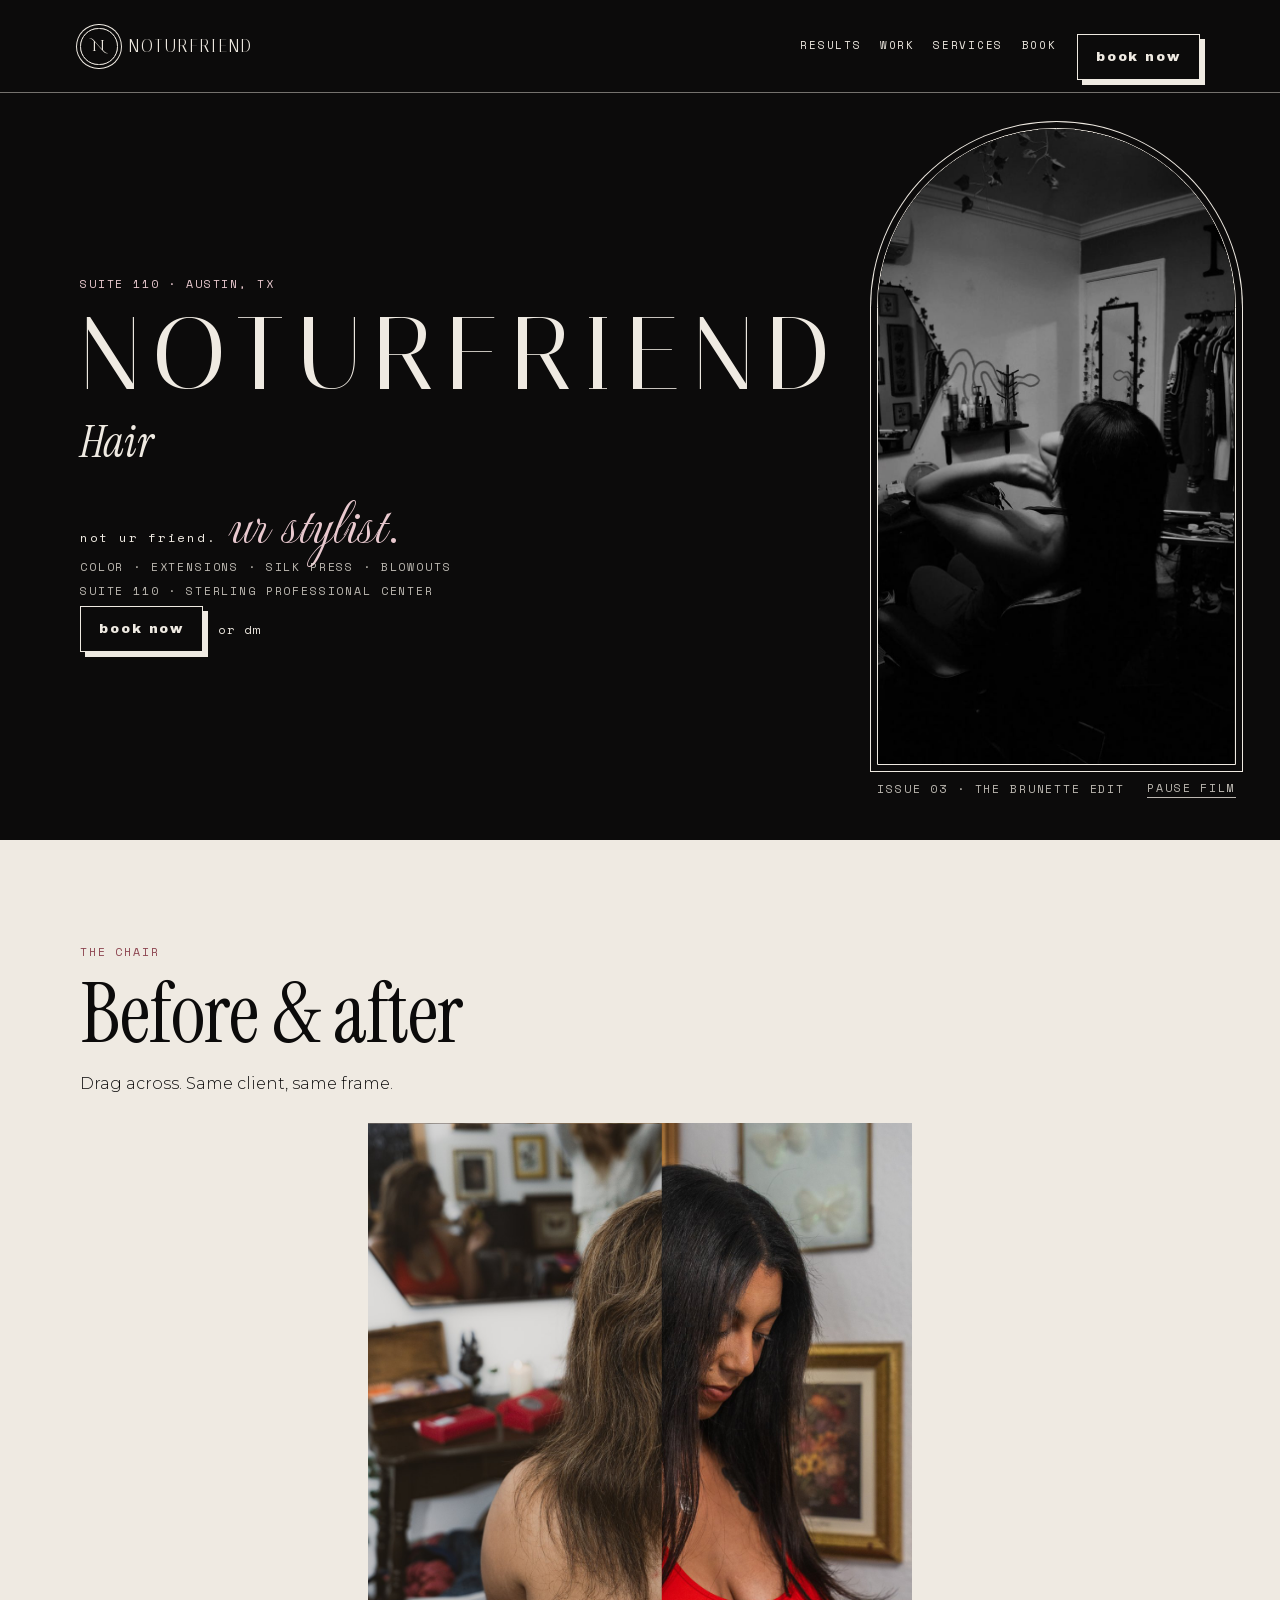
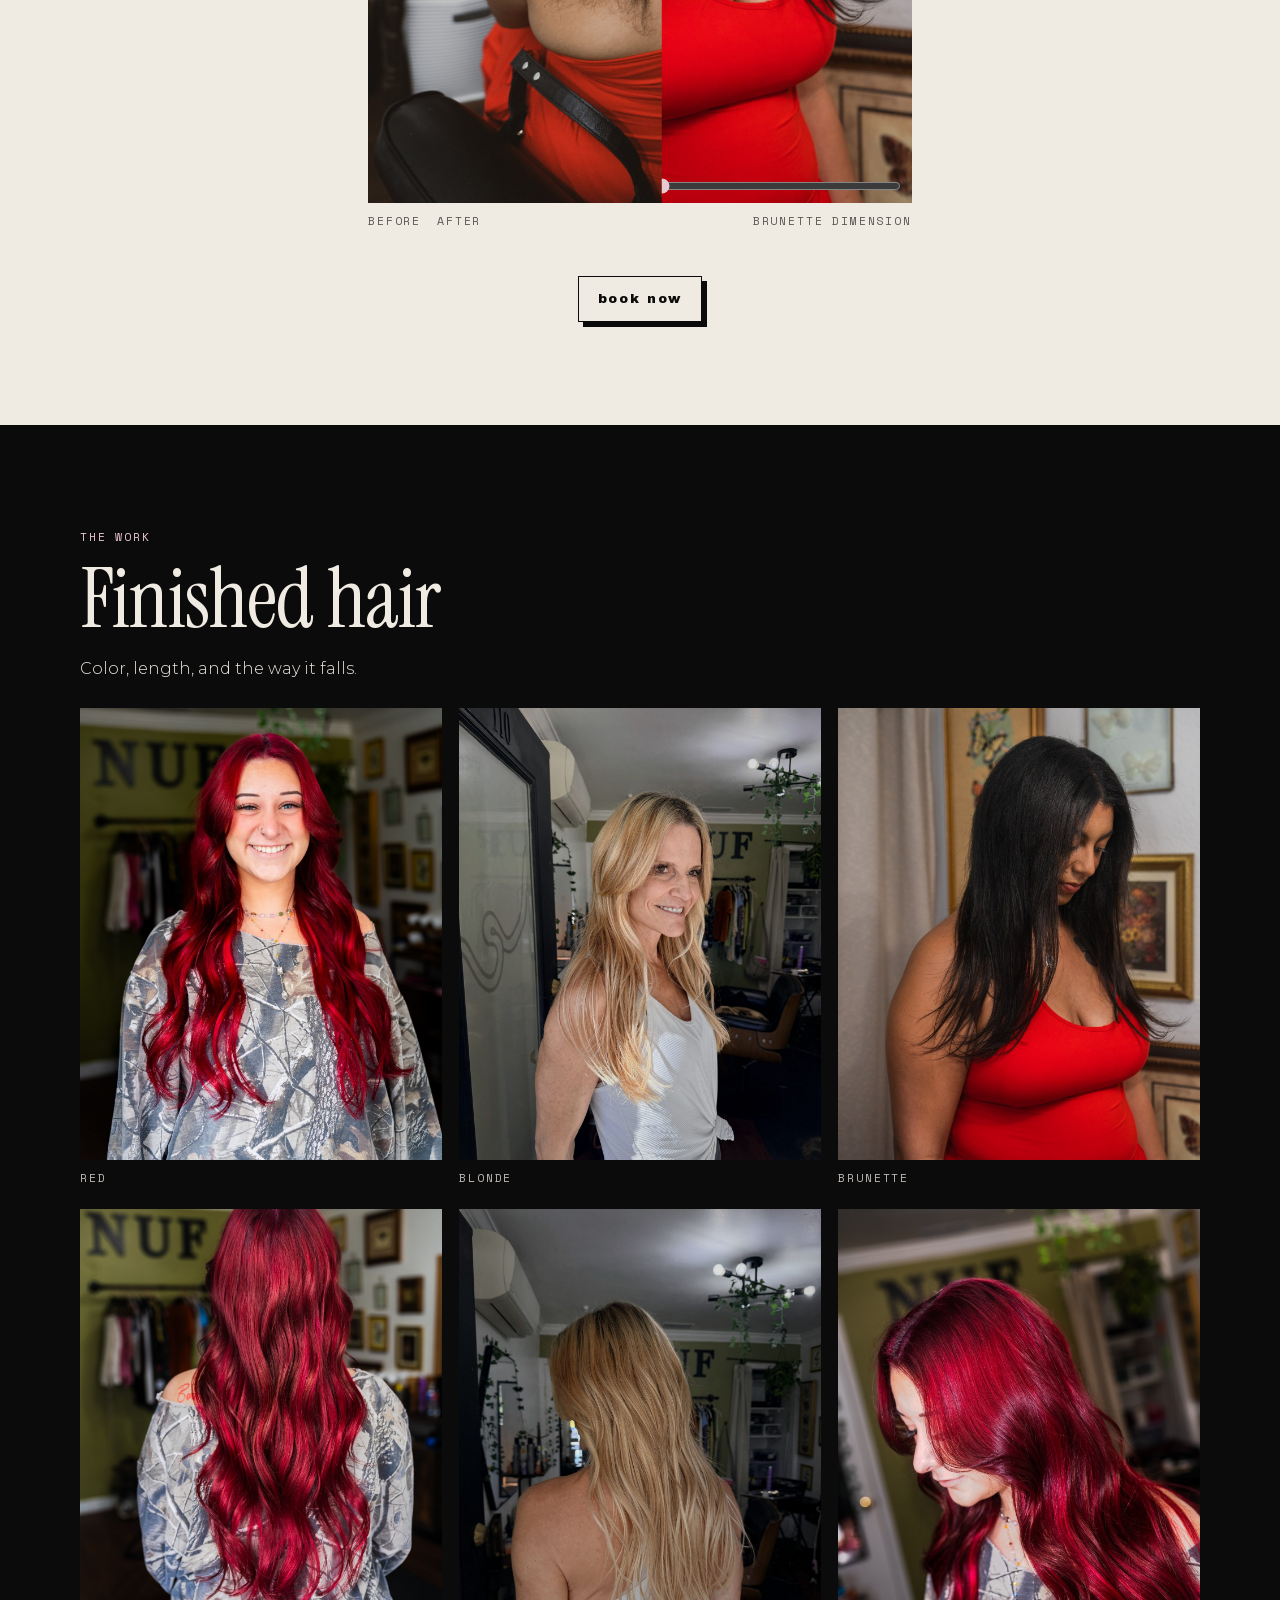
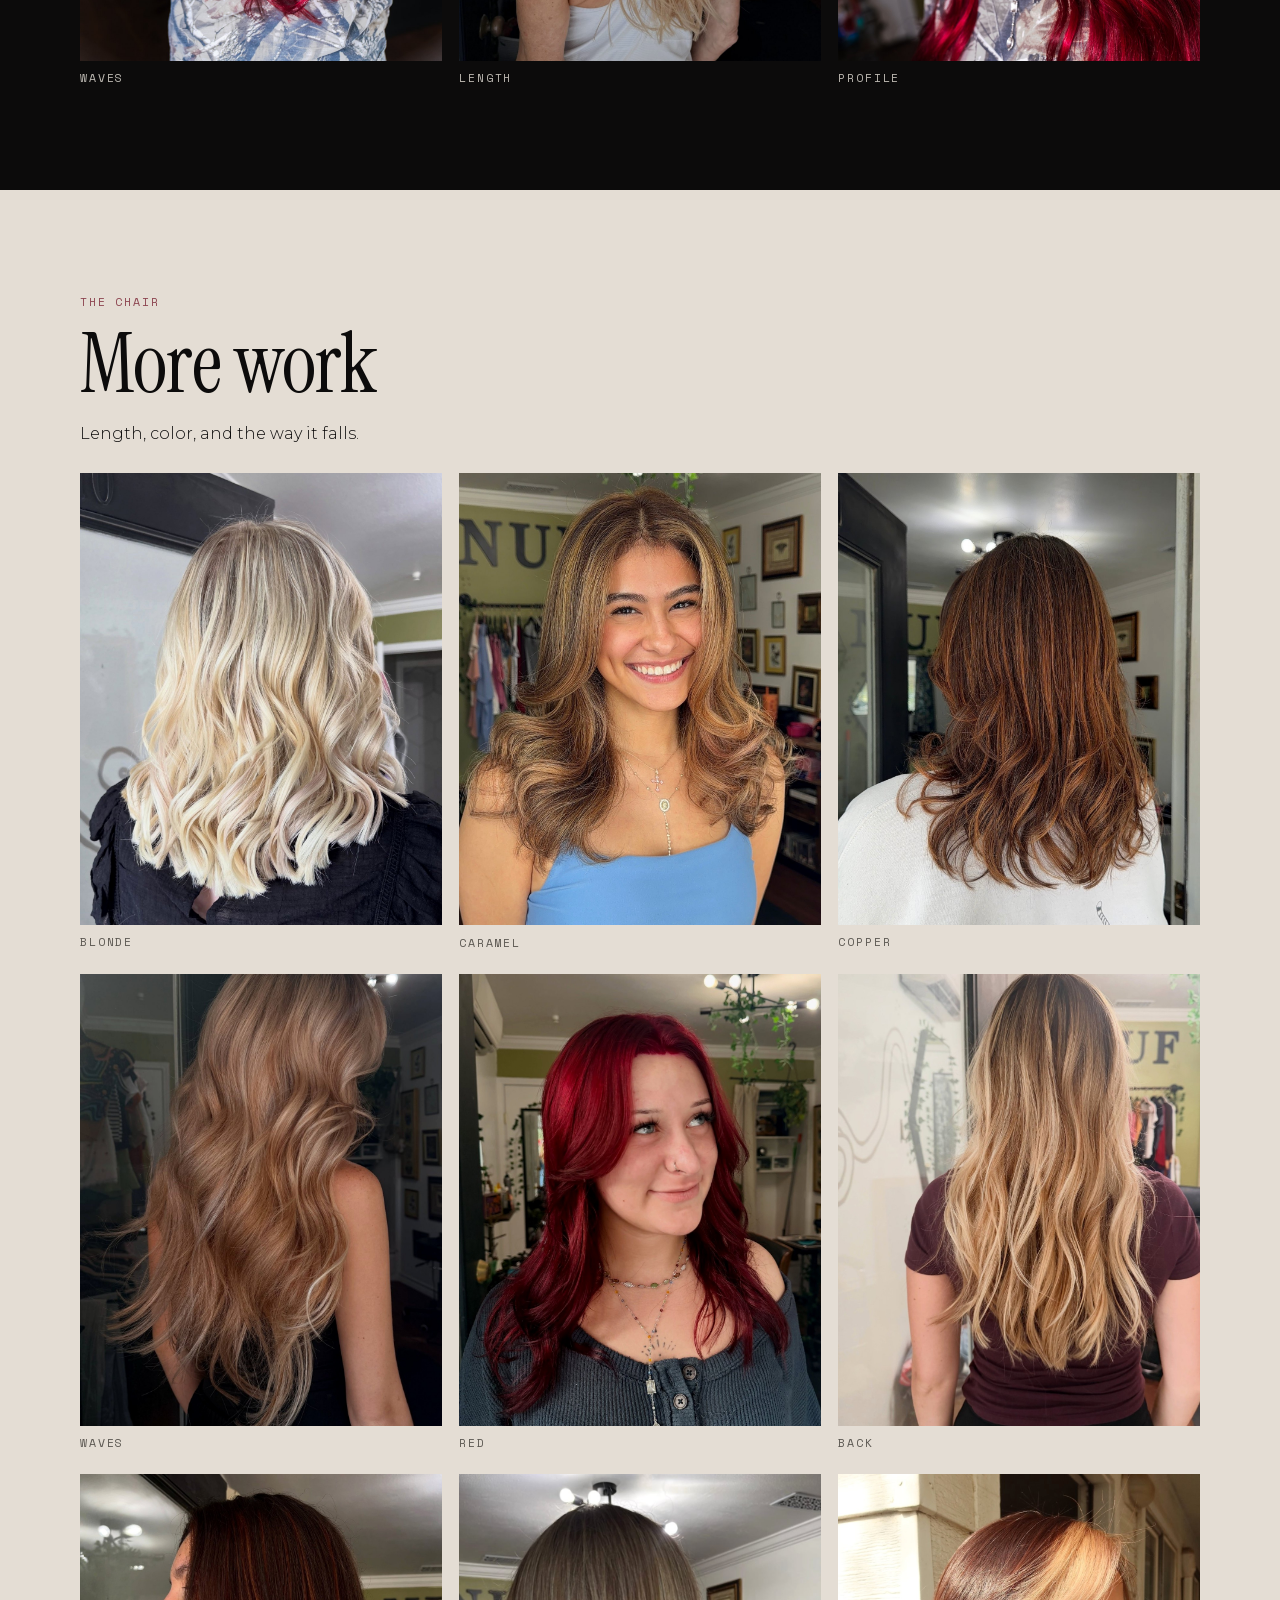
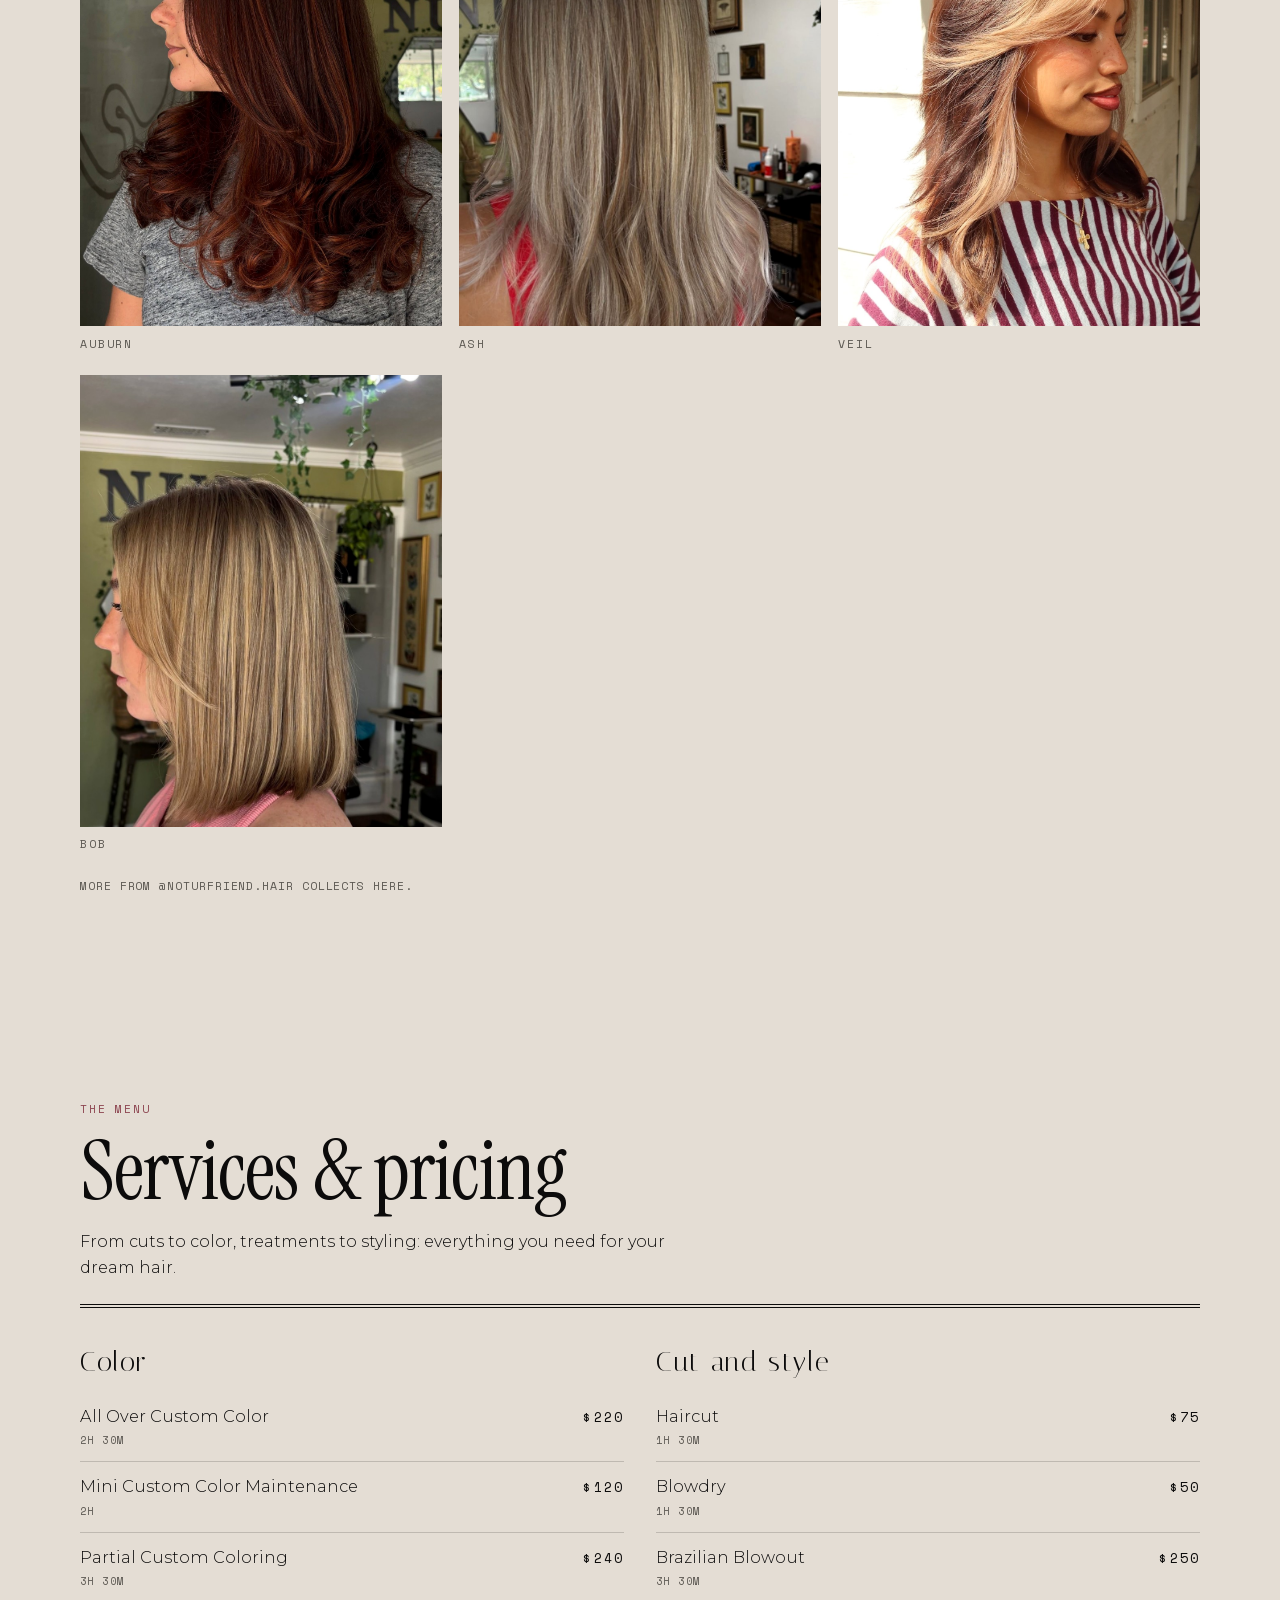
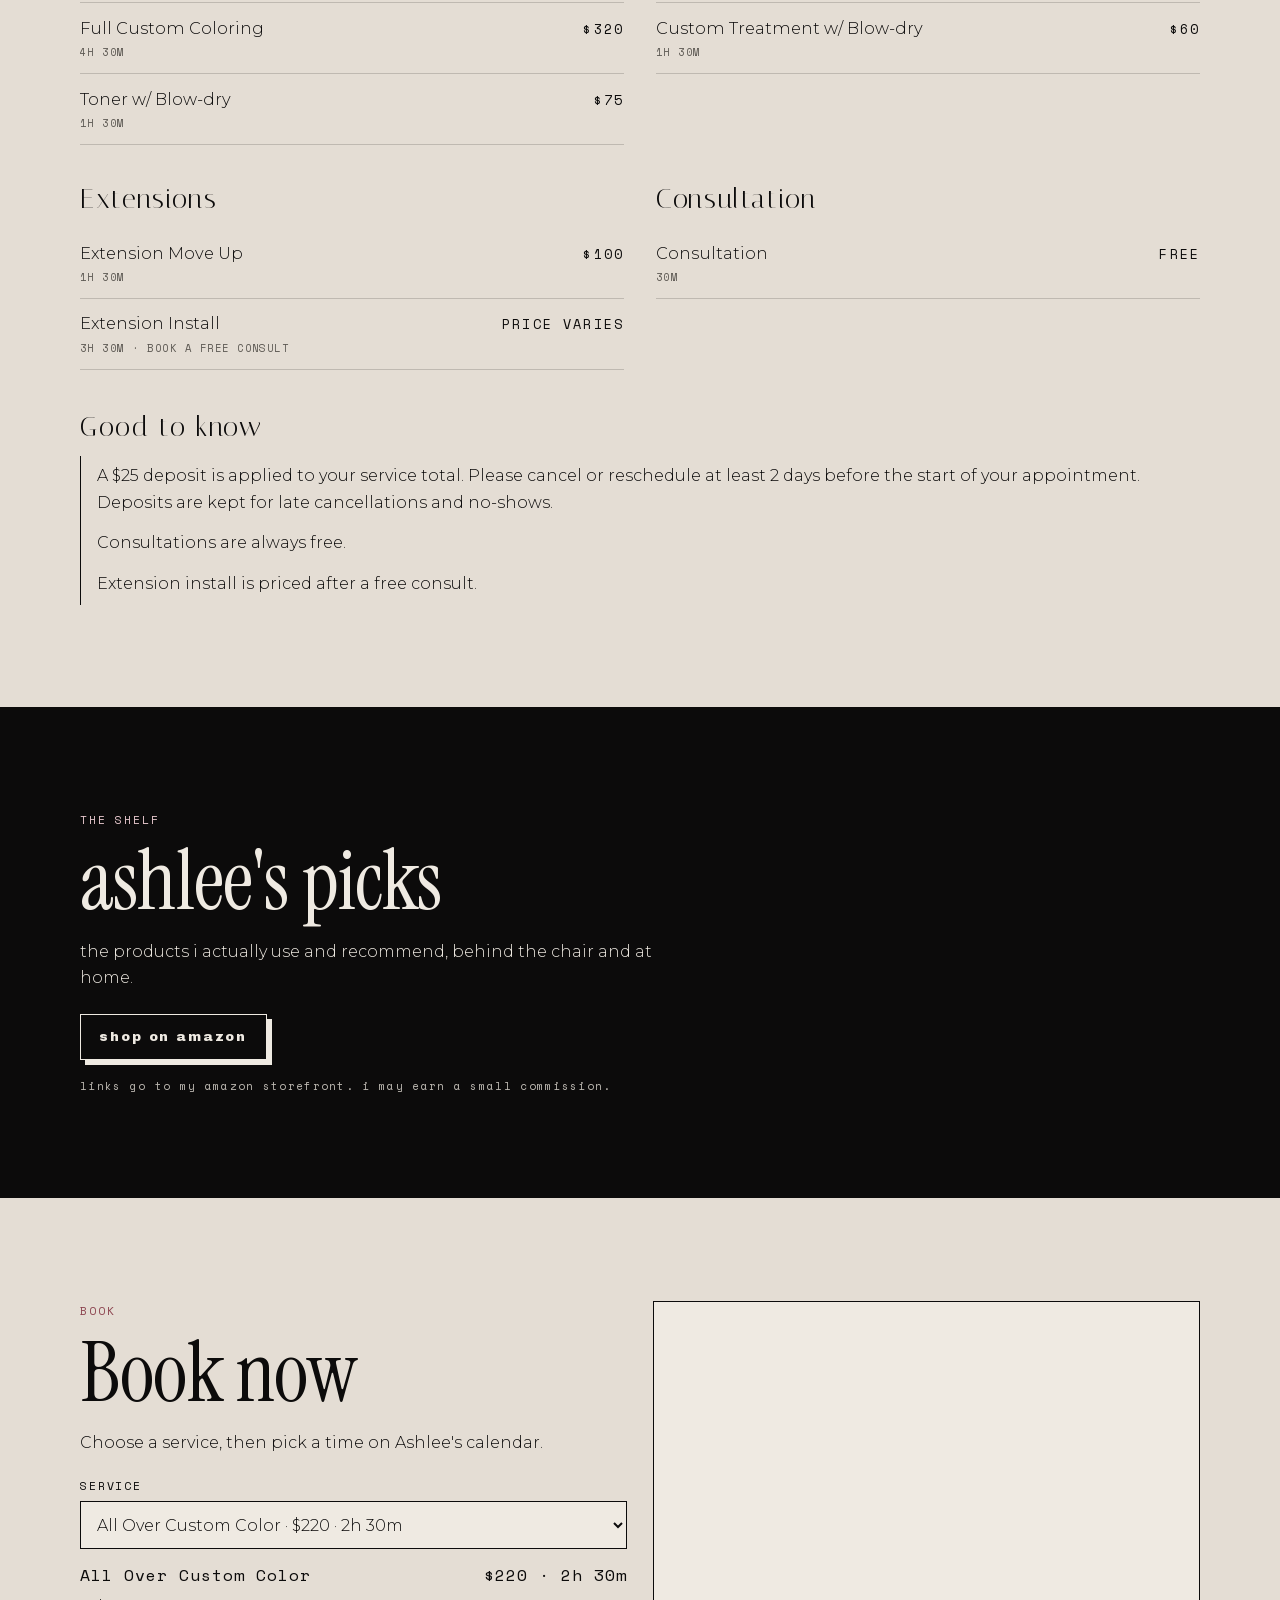
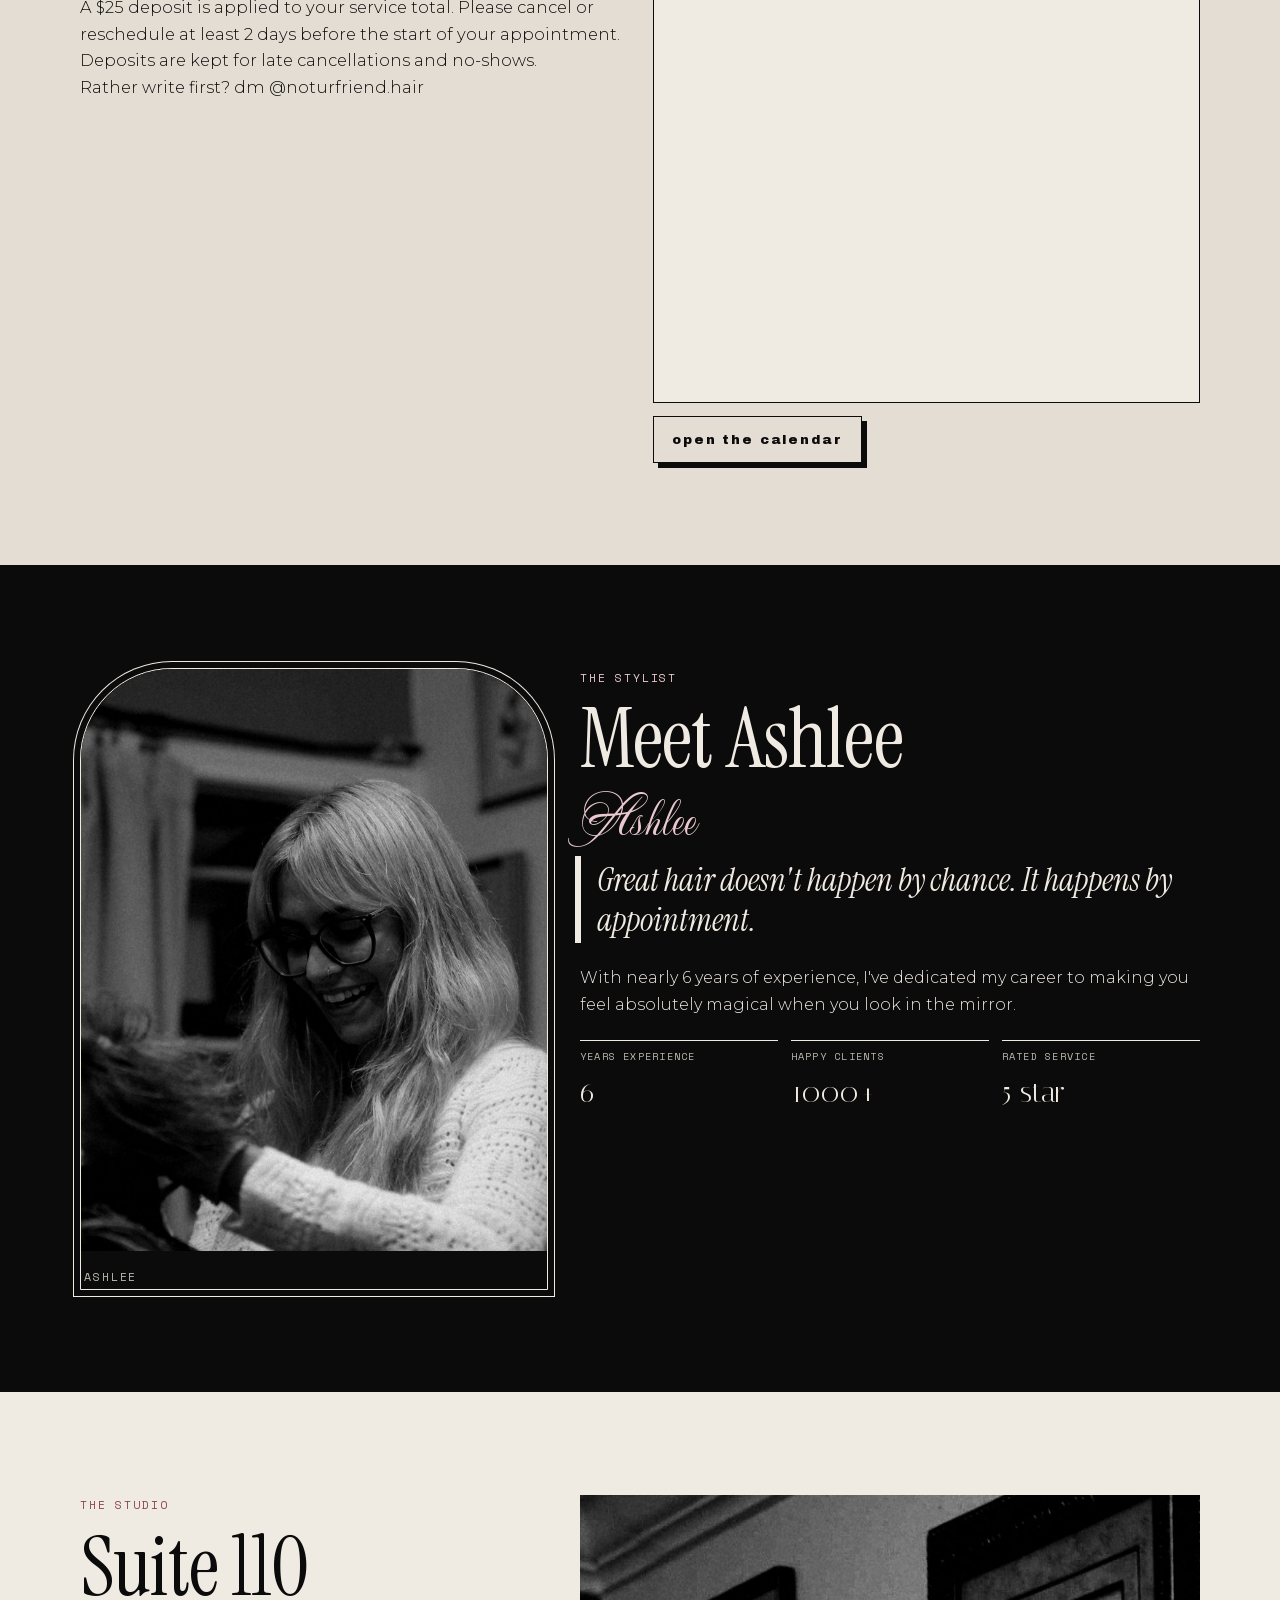
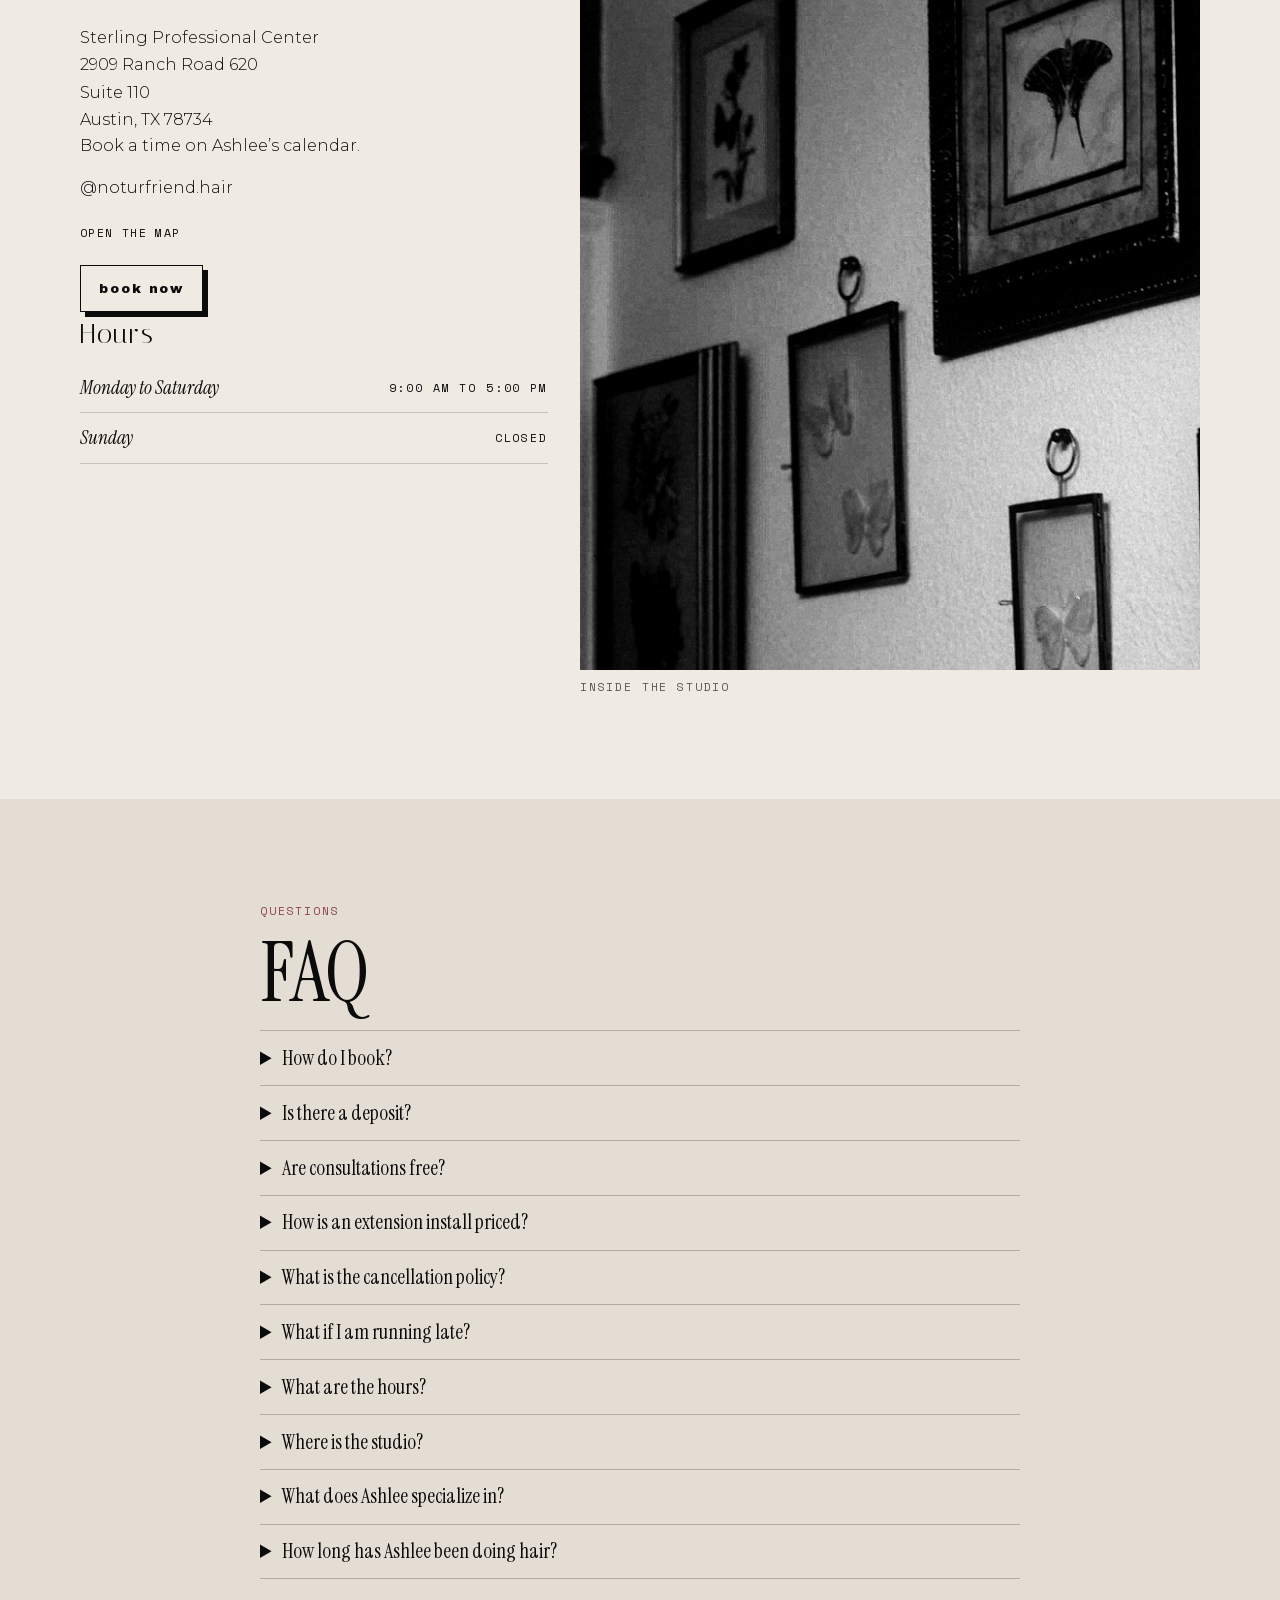
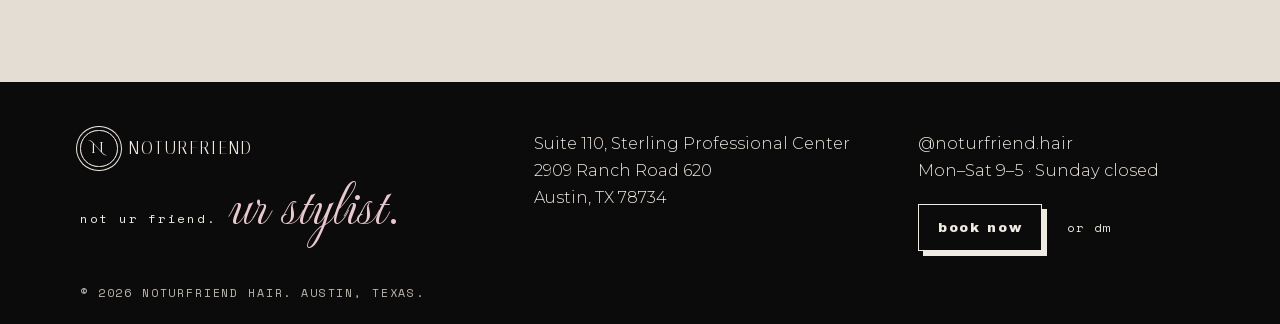
<file: index.html>
<!DOCTYPE html><html lang="en" class="FN757G_variable _2oylma_variable QVEm7G_variable GqKrAG_variable CYEXLa_variable R_e8Sa_variable _DCm4q_variable"><head><meta charSet="utf-8"/><meta name="viewport" content="width=device-width, initial-scale=1"/><link rel="preload" href="/_next/static/media/65341aea9fb91af5-s.p.1dqa_6e_ad4sj.woff2" as="font" crossorigin="" type="font/woff2"/><link rel="preload" href="/_next/static/media/ab56636924653a94-s.p.3cik_s2si-ft-.woff2" as="font" crossorigin="" type="font/woff2"/><link rel="preload" href="/_next/static/media/d902bc2bfdd0a4cb-s.p.1g73gv09-xcb6.woff2" as="font" crossorigin="" type="font/woff2"/><link rel="preload" href="/_next/static/media/d9a9e5d51b3cc113-s.p.2ck89hjutyo8l.woff2" as="font" crossorigin="" type="font/woff2"/><link rel="preload" href="/_next/static/media/e63b65bb308a9351-s.p.3j3877k49yy0l.woff2" as="font" crossorigin="" type="font/woff2"/><link rel="preload" href="/img/hero-poster.jpg" as="image" fetchPriority="high"/><link rel="stylesheet" href="/_next/static/chunks/056kejygaexdm.css" data-precedence="next"/><link rel="preload" as="script" fetchPriority="low" href="/_next/static/chunks/0kqziy-7_gy73.js"/><script src="/_next/static/chunks/1vgmu4ugcdqii.js" async=""></script><script src="/_next/static/chunks/092r-mewpaf3q.js" async=""></script><script src="/_next/static/chunks/turbopack-2u1d16houkiyo.js" async=""></script><script src="/_next/static/chunks/3qfy96eoyh-ek.js" async=""></script><script src="/_next/static/chunks/3ltyuw5ebk17y.js" async=""></script><meta name="theme-color" content="#0e0d0c"/><title>NOTURFRIEND Hair | Austin salon by Ashlee</title><meta name="description" content="NOTURFRIEND Hair is Ashlee’s salon in Austin. Color, extensions, cuts, and bridal styling at Suite 110, Sterling Professional Center, 2909 Ranch Road 620. A $25 deposit is applied to your service total. Please cancel or reschedule at least 2 days before the start of your appointment. Deposits are kept for late cancellations and no-shows."/><meta name="application-name" content="NOTURFRIEND Hair"/><link rel="author" href="https://instagram.com/noturfriend.hair"/><meta name="author" content="Ashlee"/><meta name="robots" content="index, follow"/><link rel="canonical" href="https://noturfriend.com"/><meta property="og:title" content="NOTURFRIEND Hair | Austin salon by Ashlee"/><meta property="og:description" content="NOTURFRIEND Hair is Ashlee’s salon in Austin. Color, extensions, cuts, and bridal styling at Suite 110, Sterling Professional Center, 2909 Ranch Road 620. A $25 deposit is applied to your service total. Please cancel or reschedule at least 2 days before the start of your appointment. Deposits are kept for late cancellations and no-shows."/><meta property="og:url" content="https://noturfriend.com"/><meta property="og:site_name" content="NOTURFRIEND Hair"/><meta property="og:locale" content="en_US"/><meta property="og:image" content="https://noturfriend.com/og.jpg"/><meta property="og:image:width" content="1200"/><meta property="og:image:height" content="630"/><meta property="og:image:alt" content="NOTURFRIEND Hair. Suite 110, Sterling Professional Center, Austin."/><meta property="og:type" content="website"/><meta name="twitter:card" content="summary_large_image"/><meta name="twitter:title" content="NOTURFRIEND Hair | Austin salon by Ashlee"/><meta name="twitter:description" content="NOTURFRIEND Hair is Ashlee’s salon in Austin. Color, extensions, cuts, and bridal styling at Suite 110, Sterling Professional Center, 2909 Ranch Road 620. A $25 deposit is applied to your service total. Please cancel or reschedule at least 2 days before the start of your appointment. Deposits are kept for late cancellations and no-shows."/><meta name="twitter:image" content="https://noturfriend.com/og.jpg"/><link rel="icon" href="/icon.svg?icon.nf1120favicon.svg" sizes="any" type="image/svg+xml"/><link rel="apple-touch-icon" href="/apple-icon.png?apple-icon.nf1120appleic.png" sizes="180x180" type="image/png"/><meta name="next-size-adjust" content=""/><link rel="preload" as="image" href="/img/hero-poster.jpg" fetchPriority="high"/><script src="/_next/static/chunks/0cz1d0mv5g_q7.js" noModule=""></script></head><body><div hidden=""><!--$--><!--/$--></div><script type="application/ld+json">{"@context":"https://schema.org","@type":["HairSalon","LocalBusiness"],"name":"NOTURFRIEND Hair","alternateName":["NOTURFRIEND","Not Ur Friend"],"description":"NOTURFRIEND Hair is Ashlee’s salon in Austin. Color, extensions, cuts, and bridal styling at Suite 110, Sterling Professional Center, 2909 Ranch Road 620. A $25 deposit is applied to your service total. Please cancel or reschedule at least 2 days before the start of your appointment. Deposits are kept for late cancellations and no-shows.","url":"https://noturfriend.com","image":"https://noturfriend.com/og.jpg","logo":"https://noturfriend.com/icon.svg","currenciesAccepted":"USD","address":{"@type":"PostalAddress","streetAddress":"2909 Ranch Road 620 N, Suite 110","addressLocality":"Austin","addressRegion":"TX","postalCode":"78734","addressCountry":"US"},"openingHours":"Mo-Sa 09:00-17:00","openingHoursSpecification":[{"@type":"OpeningHoursSpecification","dayOfWeek":["Monday","Tuesday","Wednesday","Thursday","Friday","Saturday"],"opens":"09:00","closes":"17:00"}],"sameAs":["https://instagram.com/noturfriend.hair"],"founder":{"@type":"Person","name":"Ashlee"},"hasOfferCatalog":{"@type":"OfferCatalog","name":"Services and pricing","itemListElement":[{"@type":"Offer","itemOffered":{"@type":"Service","name":"All Over Custom Color","category":"Color"},"price":"220","priceCurrency":"USD"},{"@type":"Offer","itemOffered":{"@type":"Service","name":"Mini Custom Color Maintenance","category":"Color"},"price":"120","priceCurrency":"USD"},{"@type":"Offer","itemOffered":{"@type":"Service","name":"Partial Custom Coloring","category":"Color"},"price":"240","priceCurrency":"USD"},{"@type":"Offer","itemOffered":{"@type":"Service","name":"Full Custom Coloring","category":"Color"},"price":"320","priceCurrency":"USD"},{"@type":"Offer","itemOffered":{"@type":"Service","name":"Toner w/ Blow-dry","category":"Color"},"price":"75","priceCurrency":"USD"},{"@type":"Offer","itemOffered":{"@type":"Service","name":"Haircut","category":"Cut and style"},"price":"75","priceCurrency":"USD"},{"@type":"Offer","itemOffered":{"@type":"Service","name":"Blowdry","category":"Cut and style"},"price":"50","priceCurrency":"USD"},{"@type":"Offer","itemOffered":{"@type":"Service","name":"Brazilian Blowout","category":"Cut and style"},"price":"250","priceCurrency":"USD"},{"@type":"Offer","itemOffered":{"@type":"Service","name":"Custom Treatment w/ Blow-dry","category":"Cut and style"},"price":"60","priceCurrency":"USD"},{"@type":"Offer","itemOffered":{"@type":"Service","name":"Extension Move Up","category":"Extensions"},"price":"100","priceCurrency":"USD"},{"@type":"Offer","itemOffered":{"@type":"Service","name":"Extension Install (book a free consult)","category":"Extensions"},"description":"Price varies"},{"@type":"Offer","itemOffered":{"@type":"Service","name":"Consultation","category":"Consultation"},"price":"0","priceCurrency":"USD"}]}}</script><header class="site-header"><a class="skip" href="#main">Skip to content</a><div class="header-inner"><a class="brand" href="#top"><span class="monogram" aria-hidden="true">N</span><span class="brand-name">NOTURFRIEND</span></a><nav aria-label="Sections"><a href="#results">Results</a><a href="#portfolio">Work</a><a href="#services">Services</a><a href="#booking">Book</a></nav><a class="book header-book" href="#booking">book now</a></div></header><main id="main"><section class="hero-band" id="top"><div class="hero"><div class="hero-copy"><p class="eyebrow">suite 110 · austin, tx</p><h1><span class="hero-word">NOTURFRIEND</span><span class="hero-hair">Hair</span></h1><p class="tagline"><span class="tag-mono">not ur friend.</span><span class="tag-script">ur stylist.</span></p><p class="hero-line">color · extensions · silk press · blowouts</p><p class="hero-place">Suite 110<!-- --> · <!-- -->Sterling Professional Center</p><p class="hero-actions"><a class="book " href="#booking">book now</a><a class="dm-link" href="https://ig.me/m/noturfriend.hair" target="_blank" rel="noopener noreferrer">or dm</a></p></div><div class="hero-frame"><div class="arch"><img class="hero-poster" src="/img/hero-poster.jpg" width="720" height="1280" alt="" fetchPriority="high" decoding="async"/><video class="hero-video" width="1080" height="1920" poster="/img/hero-poster.jpg" muted="" playsInline="" loop="" autoPlay="" preload="none" aria-label="Silent film of the brunette edit. It plays in black and white, then cuts to color."><source src="/video/hero.mp4" type="video/mp4"/></video></div><div class="film-meta"><p>Issue 03 · the brunette edit</p><button type="button" class="film-btn">pause film</button></div></div></div></section><section class="band" id="results"><div class="wrap"><p class="eyebrow">The chair</p><h2 class="display">Before &amp; after</h2><p class="lede">Drag across. Same client, same frame.</p><div class="results-grid"><figure class="compare"><div class="compare-stage" style="aspect-ratio:4 / 5"><img alt="The same client standing after, long dark brunette hair." loading="lazy" decoding="async" data-nimg="fill" style="position:absolute;height:100%;width:100%;left:0;top:0;right:0;bottom:0;object-fit:cover;object-position:center center;color:transparent" src="/img/ba-brunette-after-1600-v2.jpg"/><img alt="" loading="lazy" decoding="async" data-nimg="fill" class="compare-before" style="position:absolute;height:100%;width:100%;left:0;top:0;right:0;bottom:0;object-fit:cover;object-position:center center;color:transparent;clip-path:inset(0 46% 0 0)" src="/img/ba-brunette-before-1600-v2.jpg"/><input class="compare-range" type="range" min="4" max="96" aria-valuetext="54 percent before, 46 percent after" aria-label="Drag to compare before and after, Brunette dimension" value="54"/></div><figcaption class="compare-caption"><span>before</span><span>after</span><span>Brunette dimension</span></figcaption></figure></div><p class="section-cta"><a class="book " href="#booking">book now</a></p></div></section><section class="band band-ink" id="portfolio"><div class="wrap"><p class="eyebrow">The work</p><h2 class="display">Finished hair</h2><p class="lede">Color, length, and the way it falls.</p><div class="work-grid"><figure class="frame"><div class="portfolio-shot"><img alt="Long wavy red hair, the client smiling in the studio." loading="lazy" decoding="async" data-nimg="fill" class="shot is-color" style="position:absolute;left:0;top:0;right:0;bottom:0;object-fit:cover;object-position:center center;color:transparent" src="/img/portfolio-red-smile-1600-v2.jpg"/></div><figcaption>red</figcaption></figure><figure class="frame"><div class="portfolio-shot"><img alt="Long blonde hair, the client smiling." loading="lazy" decoding="async" data-nimg="fill" class="shot is-color" style="position:absolute;left:0;top:0;right:0;bottom:0;object-fit:cover;object-position:center center;color:transparent" src="/img/portfolio-blonde-smile-1600-v2.jpg"/></div><figcaption>blonde</figcaption></figure><figure class="frame"><div class="portfolio-shot"><img alt="Long dark brunette hair, the client standing in a red top." loading="lazy" decoding="async" data-nimg="fill" class="shot is-color" style="position:absolute;left:0;top:0;right:0;bottom:0;object-fit:cover;object-position:center center;color:transparent" src="/img/portfolio-brunette-1600-v2.jpg"/></div><figcaption>brunette</figcaption></figure><figure class="frame"><div class="portfolio-shot"><img alt="Back view of long wavy red hair." loading="lazy" decoding="async" data-nimg="fill" class="shot is-color" style="position:absolute;left:0;top:0;right:0;bottom:0;object-fit:cover;object-position:center center;color:transparent" src="/img/portfolio-red-back-1600-v2.jpg"/></div><figcaption>waves</figcaption></figure><figure class="frame"><div class="portfolio-shot"><img alt="Back view of long blonde hair, turned to show the lengths." loading="lazy" decoding="async" data-nimg="fill" class="shot is-color" style="position:absolute;left:0;top:0;right:0;bottom:0;object-fit:cover;object-position:center center;color:transparent" src="/img/portfolio-blonde-turn-1600-v2.jpg"/></div><figcaption>length</figcaption></figure><figure class="frame"><div class="portfolio-shot"><img alt="Long red hair in profile, the lengths falling past the shoulder." loading="lazy" decoding="async" data-nimg="fill" class="shot is-color" style="position:absolute;left:0;top:0;right:0;bottom:0;object-fit:cover;object-position:center center;color:transparent" src="/img/portfolio-red-profile-1600-v2.jpg"/></div><figcaption>profile</figcaption></figure></div></div></section><section class="band band-paper" id="work"><div class="wrap"><p class="eyebrow">The chair</p><h2 class="display">More work</h2><p class="lede">Length, color, and the way it falls.</p><div class="work-grid"><figure class="frame"><img alt="Back view of a blonde bob, the ends turning under in soft waves." loading="lazy" width="1200" height="1500" decoding="async" data-nimg="1" class="shot is-color" style="color:transparent;object-position:center center;width:100%;height:auto" src="/img/ig-blonde-bob-1600.jpg"/><figcaption>blonde</figcaption></figure><figure class="frame"><img alt="Face-framing caramel blonde hair, the client smiling." loading="lazy" width="1200" height="1500" decoding="async" data-nimg="1" class="shot is-color" style="color:transparent;object-position:center center;width:100%;height:auto" src="/img/ig-caramel-1600.jpg"/><figcaption>caramel</figcaption></figure><figure class="frame"><img alt="Back view of copper hair, cut into a waved bob." loading="lazy" width="1200" height="1500" decoding="async" data-nimg="1" class="shot is-color" style="color:transparent;object-position:center center;width:100%;height:auto" src="/img/ig-copper-1600.jpg"/><figcaption>copper</figcaption></figure><figure class="frame"><img alt="Back view of long blonde hair falling in loose waves." loading="lazy" width="1120" height="1400" decoding="async" data-nimg="1" class="shot is-color" style="color:transparent;object-position:center center;width:100%;height:auto" src="/img/ig-blonde-waves-1600.jpg"/><figcaption>waves</figcaption></figure><figure class="frame"><img alt="Long red hair, the client turned slightly toward the light." loading="lazy" width="1220" height="1525" decoding="async" data-nimg="1" class="shot is-color" style="color:transparent;object-position:center center;width:100%;height:auto" src="/img/ig-red-1600.jpg"/><figcaption>red</figcaption></figure><figure class="frame"><img alt="Back view of long blonde hair with a soft wave through the ends." loading="lazy" width="1220" height="1525" decoding="async" data-nimg="1" class="shot is-color" style="color:transparent;object-position:center center;width:100%;height:auto" src="/img/ig-blonde-back-1600.jpg"/><figcaption>back</figcaption></figure><figure class="frame"><img alt="Auburn hair in profile, the lengths falling in loose curls." loading="lazy" width="1240" height="1550" decoding="async" data-nimg="1" class="shot is-color" style="color:transparent;object-position:center center;width:100%;height:auto" src="/img/ig-auburn-1600.jpg"/><figcaption>auburn</figcaption></figure><figure class="frame"><img alt="Back view of ash-blonde hair, the lengths falling past the shoulders." loading="lazy" width="900" height="1125" decoding="async" data-nimg="1" class="shot is-color" style="color:transparent;object-position:center center;width:100%;height:auto" src="/img/ig-ash-1600.jpg"/><figcaption>ash</figcaption></figure><figure class="frame"><img alt="A blonde money piece framing the face, with warm brown underneath." loading="lazy" width="1180" height="1475" decoding="async" data-nimg="1" class="shot is-color" style="color:transparent;object-position:center center;width:100%;height:auto" src="/img/ig-veil-1600.jpg"/><figcaption>veil</figcaption></figure><figure class="frame"><img alt="A blonde bob in profile, the ends sitting at the jaw." loading="lazy" width="900" height="1125" decoding="async" data-nimg="1" class="shot is-color" style="color:transparent;object-position:center center;width:100%;height:auto" src="/img/ig-bob-1600.jpg"/><figcaption>bob</figcaption></figure></div><p class="work-note">More from<!-- --> <a href="https://instagram.com/noturfriend.hair" target="_blank" rel="noopener noreferrer">@noturfriend.hair</a> <!-- -->collects here.</p></div></section><section class="band band-paper" id="services"><div class="wrap"><p class="eyebrow">The menu</p><h2 class="display">Services &amp; pricing</h2><p class="lede">From cuts to color, treatments to styling: everything you need for your dream hair.</p><div class="rule"></div><div class="menu-grid"><div class="menu-group"><h3>Color</h3><ul><li><span>All Over Custom Color<small>2h 30m</small></span><span class="price">$220</span></li><li><span>Mini Custom Color Maintenance<small>2h</small></span><span class="price">$120</span></li><li><span>Partial Custom Coloring<small>3h 30m</small></span><span class="price">$240</span></li><li><span>Full Custom Coloring<small>4h 30m</small></span><span class="price">$320</span></li><li><span>Toner w/ Blow-dry<small>1h 30m</small></span><span class="price">$75</span></li></ul></div><div class="menu-group"><h3>Cut and style</h3><ul><li><span>Haircut<small>1h 30m</small></span><span class="price">$75</span></li><li><span>Blowdry<small>1h 30m</small></span><span class="price">$50</span></li><li><span>Brazilian Blowout<small>3h 30m</small></span><span class="price">$250</span></li><li><span>Custom Treatment w/ Blow-dry<small>1h 30m</small></span><span class="price">$60</span></li></ul></div><div class="menu-group"><h3>Extensions</h3><ul><li><span>Extension Move Up<small>1h 30m</small></span><span class="price">$100</span></li><li><span>Extension Install<small>3h 30m · book a free consult</small></span><span class="price">Price varies</span></li></ul></div><div class="menu-group"><h3>Consultation</h3><ul><li><span>Consultation<small>30m</small></span><span class="price">Free</span></li></ul></div></div><div class="good"><h3>Good to know</h3><ul><li>A $25 deposit is applied to your service total. Please cancel or reschedule at least 2 days before the start of your appointment. Deposits are kept for late cancellations and no-shows.</li><li>Consultations are always free.</li><li>Extension install is priced after a free consult.</li></ul></div></div></section><section class="band band-ink" id="picks"><div class="wrap"><p class="eyebrow">the shelf</p><h2 class="display">ashlee&#x27;s picks</h2><p class="lede">the products i actually use and recommend, behind the chair and at home.</p><p class="hero-actions picks-actions"><a class="book " href="https://www.amazon.com/shop/noturfriendshair?tag=ashlee05d-20" target="_blank" rel="noopener sponsored">shop on amazon</a></p><p class="picks-note">links go to my amazon storefront. i may earn a small commission.</p></div></section><section class="band band-paper" id="booking"><div class="wrap booking-grid"><div><p class="eyebrow">Book</p><h2 class="display">Book now</h2><p class="lede">Choose a service, then pick a time on Ashlee&#x27;s calendar.</p><label class="booking-label" for="service">Service</label><select id="service" class="booking-select"><option value="All Over Custom Color" selected="">All Over Custom Color<!-- --> · <!-- -->$220<!-- --> · 2h 30m</option><option value="Consultation">Consultation<!-- --> · <!-- -->Free<!-- --> · 30m</option><option value="Mini Custom Color Maintenance">Mini Custom Color Maintenance<!-- --> · <!-- -->$120<!-- --> · 2h</option><option value="Partial Custom Coloring">Partial Custom Coloring<!-- --> · <!-- -->$240<!-- --> · 3h 30m</option><option value="Full Custom Coloring">Full Custom Coloring<!-- --> · <!-- -->$320<!-- --> · 4h 30m</option><option value="Extension Move Up">Extension Move Up<!-- --> · <!-- -->$100<!-- --> · 1h 30m</option><option value="Haircut">Haircut<!-- --> · <!-- -->$75<!-- --> · 1h 30m</option><option value="Extension Install">Extension Install<!-- --> · book a free consult<!-- --> · <!-- -->Price varies<!-- --> · 3h 30m</option><option value="Blowdry">Blowdry<!-- --> · <!-- -->$50<!-- --> · 1h 30m</option><option value="Brazilian Blowout">Brazilian Blowout<!-- --> · <!-- -->$250<!-- --> · 3h 30m</option><option value="Toner w/ Blow-dry">Toner w/ Blow-dry<!-- --> · <!-- -->$75<!-- --> · 1h 30m</option><option value="Custom Treatment w/ Blow-dry">Custom Treatment w/ Blow-dry<!-- --> · <!-- -->$60<!-- --> · 1h 30m</option></select><p class="booking-picked"><span>All Over Custom Color</span><span>$220<!-- --> · 2h 30m</span></p><p class="booking-note">A $25 deposit is applied to your service total. Please cancel or reschedule at least 2 days before the start of your appointment. Deposits are kept for late cancellations and no-shows.</p><p class="booking-secondary">Rather write first?<!-- --> <a href="https://ig.me/m/noturfriend.hair" target="_blank" rel="noopener noreferrer">dm <!-- -->@noturfriend.hair</a></p></div><div class="booking-panel"><iframe class="booking-frame" src="https://app.squareup.com/appointments/buyer/widget/fednbz7nq8cvu0/LN759XRH3K8SH" title="Book an appointment with Ashlee on Square" allow="payment app.squareup.com"></iframe><a class="book booking-fallback" href="https://app.squareup.com/appointments/book/fednbz7nq8cvu0/LN759XRH3K8SH/start" target="_blank" rel="noopener noreferrer">Open the calendar</a></div></div></section><section class="band band-ink" id="about"><div class="wrap about-grid"><figure class="frame about-frame arch-photo"><img alt="Ashlee, hands in a client’s hair, in the studio." loading="lazy" width="1280" height="1600" decoding="async" data-nimg="1" class="shot is-bw" style="color:transparent;object-position:center center;width:100%;height:auto" src="/img/ashlee-portrait-studio-bw-1600.jpg"/><figcaption>Ashlee</figcaption></figure><div><p class="eyebrow">The stylist</p><h2 class="display">Meet Ashlee</h2><p class="signature">Ashlee</p><blockquote><p>Great hair doesn&#x27;t happen by chance. It happens by appointment.</p></blockquote><p class="body">With nearly 6 years of experience, I&#x27;ve dedicated my career to making you feel absolutely magical when you look in the mirror.</p><dl class="stats"><div><dt>Years experience</dt><dd>6</dd></div><div><dt>Happy clients</dt><dd>1000+</dd></div><div><dt>Rated service</dt><dd>5 star</dd></div></dl></div></div></section><section class="band" id="studio"><div class="wrap studio-grid"><div><p class="eyebrow">The studio</p><h2 class="display">Suite 110</h2><address>Sterling Professional Center<br/>2909 Ranch Road 620<br/>Suite 110<br/>Austin<!-- -->, <!-- -->TX<!-- --> <!-- -->78734</address><p class="body">Book a time on Ashlee’s calendar.</p><p class="body"><a href="https://instagram.com/noturfriend.hair" target="_blank" rel="noopener noreferrer">@noturfriend.hair</a></p><p><a class="text-link" href="https://www.google.com/maps/search/?api=1&amp;query=2909+Ranch+Road+620+N+Suite+110+Austin+TX+78734" target="_blank" rel="noopener noreferrer">Open the map</a></p><a class="book " href="#booking">book now</a><div id="hours"><h3>Hours</h3><dl class="hours"><div><dt>Monday to Saturday</dt><dd>9:00 AM to 5:00 PM</dd></div><div><dt>Sunday</dt><dd>Closed</dd></div></dl></div></div><figure class="frame"><img alt="The framed wall inside the studio at Sterling Professional Center." loading="lazy" width="1280" height="1600" decoding="async" data-nimg="1" class="shot is-bw" style="color:transparent;object-position:center center;width:100%;height:auto" src="/img/studio-interior-bw-1600.jpg"/><figcaption>Inside the studio</figcaption></figure></div></section><section class="band band-paper" id="faq"><div class="wrap narrow"><p class="eyebrow">Questions</p><h2 class="display">FAQ</h2><div class="faq-list"><details><summary>How do I book?</summary><p>Choose a service in Book and pick a time on Ashlee&#x27;s calendar. A $25 deposit is applied to your service total. Please cancel or reschedule at least 2 days before the start of your appointment. Deposits are kept for late cancellations and no-shows. You can still DM @noturfriend.hair with the service you want and a photo of your hair goals.</p></details><details><summary>Is there a deposit?</summary><p>A $25 deposit is applied to your service total. Please cancel or reschedule at least 2 days before the start of your appointment. Deposits are kept for late cancellations and no-shows.</p></details><details><summary>Are consultations free?</summary><p>Consultations are always free.</p></details><details><summary>How is an extension install priced?</summary><p>Extension install is priced after a free consult. The appointment runs 3h 30m.</p></details><details><summary>What is the cancellation policy?</summary><p>A $25 deposit is applied to your service total. Please cancel or reschedule at least 2 days before the start of your appointment. Deposits are kept for late cancellations and no-shows.</p></details><details><summary>What if I am running late?</summary><p>There&#x27;s a 15-minute grace period. Arrivals after that may require rescheduling.</p></details><details><summary>What are the hours?</summary><p>Monday to Saturday, 9:00 AM to 5:00 PM. Sunday is closed.</p></details><details><summary>Where is the studio?</summary><p>Suite 110, Sterling Professional Center, 2909 Ranch Road 620, Austin, Texas.</p></details><details><summary>What does Ashlee specialize in?</summary><p>Blonde specialist, curly hair, color correction, balayage and highlights, bridal and events, extensions, natural hair, Asian hair, and allergy-safe color.</p></details><details><summary>How long has Ashlee been doing hair?</summary><p>Nearly 6 years.</p></details></div></div></section></main><footer class="site-footer"><div class="wrap footer-grid"><div><p class="footer-mark"><span class="monogram" aria-hidden="true">N</span>NOTURFRIEND</p><p class="tagline footer-tag"><span class="tag-mono">not ur friend.</span><span class="tag-script">ur stylist.</span></p></div><address>Suite 110<!-- -->, <!-- -->Sterling Professional Center<br/>2909 Ranch Road 620<br/>Austin<!-- -->, <!-- -->TX<!-- --> <!-- -->78734</address><div><p><a href="https://instagram.com/noturfriend.hair" target="_blank" rel="noopener noreferrer">@noturfriend.hair</a></p><p>Mon–Sat 9–5 · Sunday closed</p><a class="book " href="#booking">book now</a><a class="dm-link" href="https://ig.me/m/noturfriend.hair" target="_blank" rel="noopener noreferrer">or dm</a></div></div><p class="colophon">© 2026 NOTURFRIEND Hair. Austin, Texas.</p></footer><div class="book-bar"><a class="book book-bar-link" href="#booking">book now</a><a class="dm-link" href="https://ig.me/m/noturfriend.hair" target="_blank" rel="noopener noreferrer">dm</a></div><!--$--><!--/$--><script id="_R_">(globalThis["TURBOPACK"] || (globalThis["TURBOPACK"] = [])).push({"otherChunks":["static/chunks/0kqziy-7_gy73.js","static/chunks/1vgmu4ugcdqii.js","static/chunks/092r-mewpaf3q.js"],"runtimeModuleIds":[94553]});</script><script src="/_next/static/chunks/0kqziy-7_gy73.js" async=""></script><script>(self.__next_f=self.__next_f||[]).push([0])</script><script>self.__next_f.push([1,"1:\"$Sreact.fragment\"\n7:\"/_next/static/chunks/3qfy96eoyh-ek.js\"\n8:I[68027,[\"$7\"],\"default\",1]\n:HL[\"/_next/static/chunks/056kejygaexdm.css\",\"style\"]\n:HL[\"/_next/static/media/65341aea9fb91af5-s.p.1dqa_6e_ad4sj.woff2\",\"font\",{\"crossOrigin\":\"\",\"type\":\"font/woff2\"}]\n:HL[\"/_next/static/media/ab56636924653a94-s.p.3cik_s2si-ft-.woff2\",\"font\",{\"crossOrigin\":\"\",\"type\":\"font/woff2\"}]\n:HL[\"/_next/static/media/d902bc2bfdd0a4cb-s.p.1g73gv09-xcb6.woff2\",\"font\",{\"crossOrigin\":\"\",\"type\":\"font/woff2\"}]\n:HL[\"/_next/static/media/d9a9e5d51b3cc113-s.p.2ck89hjutyo8l.woff2\",\"font\",{\"crossOrigin\":\"\",\"type\":\"font/woff2\"}]\n:HL[\"/_next/static/media/e63b65bb308a9351-s.p.3j3877k49yy0l.woff2\",\"font\",{\"crossOrigin\":\"\",\"type\":\"font/woff2\"}]\n:HL[\"/img/hero-poster.jpg\",\"image\",{\"fetchPriority\":\"high\"}]\n2:Tb56,{\"@context\":\"https://schema.org\",\"@type\":[\"HairSalon\",\"LocalBusiness\"],\"name\":\"NOTURFRIEND Hair\",\"alternateName\":[\"NOTURFRIEND\",\"Not Ur Friend\"],\"description\":\"NOTURFRIEND Hair is Ashlee’s salon in Austin. Color, extensions, cuts, and bridal styling at Suite 110, Sterling Professional Center, 2909 Ranch Road 620. A $25 deposit is applied to your service total. Please cancel or reschedule at least 2 days before the start of your appointment. Deposits are kept for late cancellations and no-shows.\",\"url\":\"https://noturfriend.com\",\"image\":\"https://noturfriend.com/og.jpg\",\"logo\":\"https://noturfriend.com/icon.svg\",\"currenciesAccepted\":\"USD\",\"address\":{\"@type\":\"PostalAddress\",\"streetAddress\":\"2909 Ranch Road 620 N, Suite 110\",\"addressLocality\":\"Austin\",\"addressRegion\":\"TX\",\"postalCode\":\"78734\",\"addressCountry\":\"US\"},\"openingHours\":\"Mo-Sa 09:00-17:00\",\"openingHoursSpecification\":[{\"@type\":\"OpeningHoursSpecification\",\"dayOfWeek\":[\"Monday\",\"Tuesday\",\"Wednesday\",\"Thursday\",\"Friday\",\"Saturday\"],\"opens\":\"09:00\",\"closes\":\"17:00\"}],\"sameAs\":[\"https://instagram.com/noturfriend.hair\"],\"founder\":{\"@type\":\"Person\",\"name\":\"Ashlee\"},\"hasOfferCatalog\":{\"@type\":\"OfferCatalog\",\"name\":\"Services and pricing\",\"itemListElement\":[{\"@type\":\"Offer\",\"itemOffered\":{\"@type\":\"Service\",\"name\":\"All Over Custom Color\",\"category\":\"Color\"},\"price\":\"220\",\"priceCurrency\":\"USD\"},{\"@type\":\"Offer\",\"itemOffered\":{\"@type\":\"Service\",\"name\":\"Mini Custom Color Maintenance\",\"category\":\"Color\"},\"price\":\"120\",\"priceCurrency\":\"USD\"},{\"@type\":\"Offer\",\"itemOffered\":{\"@type\":\"Service\",\"name\":\"Partial Custom Coloring\",\"category\":\"Color\"},\"price\":\"240\",\"priceCurrency\":\"USD\"},{\"@type\":\"Offer\",\"itemOffered\":{\"@type\":\"Service\",\"name\":\"Full Custom Coloring\",\"category\":\"Color\"},\"price\":\"320\",\"priceCurrency\":\"USD\"},{\"@type\":\"Offer\",\"itemOffered\":{\"@type\":\"Service\",\"name\":\"Toner w/ Blow-dry\",\"category\":\"Color\"},\"price\":\"75\",\"priceCurrency\":\"USD\"},{\"@type\":\"Offer\",\"itemOffered\":{\"@type\":\"Service\",\"name\":\"Haircut\",\"category\":\"Cut and style\"},\"price\":\"75\",\"priceCurrency\":\"USD\"},{\"@type\":\"Offer\",\"itemOffered\":{\"@type\":\"Service\",\"name\":\"Blowdry\",\"category\":\"Cut and style\"},\"price\":\"50\",\"priceCurrency\":\"USD\"},{\"@type\":\"Offer\",\"itemOffered\":{\"@type\":\"Service\",\"name\":\"Brazilian Blowout\",\"category\":\"Cut and style\"},\"price\":\"250\",\"priceCurrency\":\"USD\"},{\"@type\":\"Offer\",\"itemOffered\":{\"@type\":\"Service\",\"name\":\"Custom Treatment w/ Blow-dry\",\"category\":\"Cut and style\"},\"price\":\"60\",\"priceCurrency\":\"USD\"},{\"@type\":\"Offer\",\"itemOffered\":{\"@type\":\"Service\",\"name\":\"Extension Move Up\",\"category\":\"Extensions\"},\"price\":\"100\",\"priceCurrency\":\"USD\"},{\"@type\":\"Offer\",\"itemOffered\":{\"@type\":\"Service\",\"name\":\"Extension Install (book a free consult)\",\"category\":\"Extensions\"},\"description\":\"Price varies\"},{\"@type\":\"Offer\",\"itemOffered\":{\"@type\":\"Service\",\"name\":\"Consultation\",\"category\":\"Consultation\"},\"price\":\"0\",\"priceCurrency\":\"USD\"}]}}4:[[\"children\",{\"s\":\"__PAGE__\",\"h\":512,\"d\":{\"r\":\"$L5\",\"p\":false,\"v\":null}}]]\n0:{\"P\":null,\"c\":[\"\",\"\"],\"q\":\"\",\"i\":false,\"t\":{\"t\":{\"s\":\"\",\"h\":528,\"d\":{\"r\":[\"$\",\"$1\",\"c\",{\"children\":[[[\"$\",\"link\",\"0\",{\"rel\":\"stylesheet\",\"href\":\"/_next/static/chunks/056kejygaexdm.css\",\"precedence\":\"next\",\"crossOrigin\":\"$undefined\",\"nonce\":\"$undefined\"}],[\"$\",\"script\",\"script-0\",{\"src\":\"/_next/static/chunks/3qfy96eoyh-ek.js\",\"async\":true,\"nonce\":\"$undefined\"}]],[\"$\",\"html\",null,{\"lang\":\"en\",\"className\":\"FN757G_variable _2oylma_variable QVEm7G_variable GqKrAG_variable CYEXLa_variable R_e8Sa_variable _DCm4q_variable\",\"children\":[\"$\",\"body\",null,{\"children\":[[\"$\",\"link\",null,{\"rel\":\"preload\",\"as\":\"image\",\"href\":\"/img/hero-poster.jpg\",\"fetchPriority\":\"high\"}],[\"$\",\"script\",null,{\"type\":\"application/ld+json\",\"dangerouslySetInnerHTML\":{\"__html\":\"$2\"}}],\"$L3\"]}]}]]}],\"p\":false,\"v\":null},\"c\":\"$Q4\"},\"h\":{\"r\":\"$L6\",\"p\":false,\"v\":null}},\"m\":\"$undefined\",\"G\":[\"$8\",[\"$L9\"]],\"S\":true,\"r\":\"$undefined\",\"s\":\"$undefined\",\"a\":\"$undefined\",\"l\":\"$undefined\",\"p\":\"$undefined\",\"d\":\"$undefined\",\"b\":\"sYbb-d4yCiUovHS3Cu2oi\"}\na:I[39756,[\"$7\"],\"default\"]\nb:I[37457,[\"$7\"],\"default\"]\nc:\"/_next/static/chunks/3ltyuw5ebk17y.js\"\nd:I[52343,[\"$7\",\"$c\"],\"HeroFilm\"]\ne:I[7968,[\"$7\",\"$c\"],\"BeforeAfter\"]\nf:I[92685,[\"$7\",\"$c\"],\"RevealPhoto\"]\n1d:\"ViewportBoundary\"\n1e:I[97367,[\"$7\"],\"$1d\"]\n20:\"MetadataBoundary\"\n21:I[97367,[\"$7\"],\"$20\"]\n22:\"$Sreact.suspense\"\n3:[\"$\",\"$La\",null,{\"parallelRouterKey\":\"children\",\"error\":\"$undefined\",\"errorStyles\":\"$undefined\",\"errorScripts\":\"$undefined\",\"template\":[\"$\",\"$Lb\",null,{}],\"templateStyles\":\"$undefined\",\"templateScripts\":\"$undefined\",\"notFound\":[[[\"$\",\"title\",null,{\"children\":\"404: This page could not be found.\"}],[\"$\",\"div\",null,{\"style\":{\"fontFamily\":\"system-ui,\\\"Segoe UI\\\",Roboto,Helvetica,Arial,sans-serif,\\\"Apple Color Emoji\\\",\\\"Segoe UI Emoji\\\"\",\"height\":\"100vh\",\"textAlign\":\"center\",\"display\":\"flex\",\"flexDirection\":\"column\",\"alignItems\":\"center\",\"justifyContent\":\"center\"},\"children\":[\"$\",\"div\",null,{\"children\":[[\"$\",\"style\",null,{\"dangerouslySetInnerHTML\":{\"__html\":\"body{color:#000;background:#fff;margin:0}.next-error-h1{border-right:1px solid rgba(0,0,0,.3)}@media (prefers-color-scheme:dark){body{color:#fff;background:#000}.next-error-h1{border-right:1px solid rgba(255,255,255,.3)}}\"}}],[\"$\",\"h1\",null,{\"className\":\"next-error-h1\",\"style\":{\"display\":\"inline-block\",\"margin\":\"0 20px 0 0\",\"padding\":\"0 23px 0 0\",\"fontSize\":24,\"fontWeight\":500,\"verticalAlign\":\"top\",\"lineHeight\":\"49px\"},\"children\":404}],[\"$\",\"div\",null,{\"style\":{\"display\":\"inline-block\"},\"children\":[\"$\",\"h2\",null,{\"style\":{\"fontSize\":14,\"fontWeight\":400,\"lineHeight\":\"49px\",\"margin\":0},\"children\":\"This page could not be found.\"}]}]]}]}]],[]],\"forbidden\":\"$undefined\",\"unauthorized\":\"$undefined\"}]\n5:[\"$\",\"$1\",\"c\",{\"children\":[[[\"$\",\"header\",null,{\"className\":\"site-header\",\"children\":[[\"$\",\"a\",null,{\"className\":\"skip\",\"href\":\"#main\",\"children\":\"Skip to content\"}],[\"$\",\"div\",null,{\"className\":\"header-inner\",\"children\":[[\"$\",\"a\",null,{\"className\":\"brand\",\"href\":\"#top\",\"children\":[[\"$\",\"span\",null,{\"className\":\"monogram\",\"aria-hidden\":\"true\",\"children\":\"N\"}],[\"$\",\"span\",null,{\"className\":\"brand-name\",\"children\":\"NOTURFRIEND\"}]]}],[\"$\",\"nav\",null,{\"aria-label\":\"Sections\",\"children\":[[\"$\",\"a\",\"#results\",{\"href\":\"#results\",\"children\":\"Results\"}],[\"$\",\"a\",\"#portfolio\",{\"href\":\"#portfolio\",\"children\":\"Work\"}],[\"$\",\"a\",\"#services\",{\"href\":\"#services\",\"children\":\"Services\"}],[\"$\",\"a\",\"#booking\",{\"href\":\"#booking\",\"children\":\"Book\"}]]}],[\"$\",\"a\",null,{\"className\":\"book header-book\",\"href\":\"#booking\",\"children\":\"book now\"}]]}]]}],[\"$\",\"main\",null,{\"id\":\"main\",\"children\":[[\"$\",\"section\",null,{\"className\":\"hero-band\",\"id\":\"top\",\"children\":[\"$\",\"div\",null,{\"className\":\"hero\",\"children\":[[\"$\",\"div\",null,{\"className\":\"hero-copy\",\"children\":[[\"$\",\"p\",null,{\"className\":\"eyebrow\",\"children\":\"suite 110 · austin, tx\"}],[\"$\",\"h1\",null,{\"children\":[[\"$\",\"span\",null,{\"className\":\"hero-word\",\"children\":\"NOTURFRIEND\"}],[\"$\",\"span\",null,{\"className\":\"hero-hair\",\"children\":\"Hair\"}]]}],[\"$\",\"p\",null,{\"className\":\"tagline\",\"children\":[[\"$\",\"span\",null,{\"className\":\"tag-mono\",\"children\":\"not ur friend.\"}],[\"$\",\"span\",null,{\"className\":\"tag-script\",\"children\":\"ur stylist.\"}]]}],[\"$\",\"p\",null,{\"className\":\"hero-line\",\"children\":\"color · extensions · silk press · blowouts\"}],[\"$\",\"p\",null,{\"className\":\"hero-place\",\"children\":[\"Suite 110\",\" · \",\"Sterling Professional Center\"]}],[\"$\",\"p\",null,{\"className\":\"hero-actions\",\"children\":[[\"$\",\"a\",null,{\"className\":\"book \",\"href\":\"#booking\",\"children\":\"book now\"}],[\"$\",\"a\",null,{\"className\":\"dm-link\",\"href\":\"https://ig.me/m/noturfriend.hair\",\"target\":\"_blank\",\"rel\":\"noopener noreferrer\",\"children\":\"or dm\"}]]}]]}],[\"$\",\"$Ld\",null,{}]]}]}],[\"$\",\"section\",null,{\"className\":\"band\",\"id\":\"results\",\"children\":[\"$\",\"div\",null,{\"className\":\"wrap\",\"children\":[[\"$\",\"p\",null,{\"className\":\"eyebrow\",\"children\":\"The chair\"}],[\"$\",\"h2\",null,{\"className\":\"display\",\"children\":\"Before \u0026 after\"}],[\"$\",\"p\",null,{\"className\":\"lede\",\"children\":\"Drag across. Same client, same frame.\"}],[\"$\",\"div\",null,{\"className\":\"results-grid\",\"children\":[[\"$\",\"$Le\",\"brunette\",{\"pair\":{\"id\":\"brunette\",\"label\":\"Brunette dimension\",\"before\":{\"file\":\"ba-brunette-before-1600-v2.jpg\",\"width\":1280,\"height\":1600,\"alt\":\"Seated back view before the brunette appointment, brassy highlighted waves.\"},\"after\":{\"file\":\"ba-brunette-after-1600-v2.jpg\",\"width\":1280,\"height\":1600,\"alt\":\"The same client standing after, long dark brunette hair.\"}}}]]}],[\"$\",\"p\",null,{\"className\":\"section-cta\",\"children\":[\"$\",\"a\",null,{\"className\":\"book \",\"href\":\"#booking\",\"children\":\"book now\"}]}]]}]}],[\"$\",\"section\",null,{\"className\":\"band band-ink\",\"id\":\"portfolio\",\"children\":[\"$\",\"div\",null,{\"className\":\"wrap\",\"children\":[[\"$\",\"p\",null,{\"className\":\"eyebrow\",\"children\":\"The work\"}],[\"$\",\"h2\",null,{\"className\":\"display\",\"children\":\"Finished hair\"}],[\"$\",\"p\",null,{\"className\":\"lede\",\"children\":\"Color, length, and the way it falls.\"}],[\"$\",\"div\",null,{\"className\":\"work-grid\",\"children\":[[\"$\",\"figure\",\"portfolio-red-smile-1600-v2.jpg\",{\"className\":\"frame\",\"children\":[[\"$\",\"div\",null,{\"className\":\"portfolio-shot\",\"children\":[\"$\",\"$Lf\",null,{\"file\":\"portfolio-red-smile-1600-v2.jpg\",\"width\":1280,\"height\":1600,\"alt\":\"Long wavy red hair, the client smiling in the studio.\",\"position\":\"center center\",\"sizes\":\"(min-width: 900px) 30vw, 50vw\",\"crop\":true,\"keepColor\":true}]}],[\"$\",\"figcaption\",null,{\"children\":\"red\"}]]}],[\"$\",\"figure\",\"portfolio-blonde-smile-1600-v2.jpg\",{\"className\":\"frame\",\"children\":[[\"$\",\"div\",null,{\"className\":\"portfolio-shot\",\"children\":[\"$\",\"$Lf\",null,{\"file\":\"portfolio-blonde-smile-1600-v2.jpg\",\"width\":1280,\"height\":1600,\"alt\":\"Long blonde hair, the client smiling.\",\"position\":\"center center\",\"sizes\":\"(min-width: 900px) 30vw, 50vw\",\"crop\":true,\"keepColor\":true}]}],[\"$\",\"figcaption\",null,{\"children\":\"blonde\"}]]}],[\"$\",\"figure\",\"portfolio-brunette-1600-v2.jpg\",{\"className\":\"frame\",\"children\":[[\"$\",\"div\",null,{\"className\":\"portfolio-shot\",\"children\":[\"$\",\"$Lf\",null,{\"file\":\"portfolio-brunette-1600-v2.jpg\",\"width\":1280,\"height\":1600,\"alt\":\"Long dark brunette hair, the client standing in a red top.\",\"position\":\"center center\",\"sizes\":\"(min-width: 900px) 30vw, 50vw\",\"crop\":true,\"keepColor\":true}]}],[\"$\",\"figcaption\",null,{\"children\":\"brunette\"}]]}],[\"$\",\"figure\",\"portfolio-red-back-1600-v2.jpg\",{\"className\":\"frame\",\"children\":[[\"$\",\"div\",null,{\"className\":\"portfolio-shot\",\"children\":[\"$\",\"$Lf\",null,{\"file\":\"portfolio-red-back-1600-v2.jpg\",\"width\":1280,\"height\":1600,\"alt\":\"Back view of long wavy red hair.\",\"position\":\"center center\",\"sizes\":\"(min-width: 900px) 30vw, 50vw\",\"crop\":true,\"keepColor\":true}]}],\"$L10\"]}],\"$L11\",\"$L12\"]}]]}]}],\"$L13\",\"$L14\",\"$L50\",\"$L15\",\"$L16\",\"$L17\",\"$L18\"]}],\"$L19\",\"$L1a\"],[\"$L1b\"],\"$L1c\"]}]\n6:[\"$\",\"$1\",\"h\",{\"children\":[null,[\"$\",\"$L1e\",null,{\"children\":\"$L1f\"}],[\"$\",\"$L21\",null,{\"children\":[[\"$\",\"div\",null,{\"hidden\":true,\"children\":[\"$\",\"$22\",null,{\"name\":\"Next.Metadata\",\"children\":\"$L23\"}]}],null]}],[\"$\",\"meta\",null,{\"name\":\"next-size-adjust\",\"content\":\"\"}]]}]\n9:[\"$\",\"link\",\"0\",{\"rel\":\"stylesheet\",\"href\":\"/_next/static/chunks/056kejygaexdm.css\",\"precedence\":\"next\",\"crossOrigin\":\"$undefined\",\"nonce\":\"$undefined\"}]\n24:I[85386,[\"$7\",\"$c\"],\"InstagramWork\"]\n25:I[49972,[\"$7\",\"$c\"],\"Booking\"]\n26:I[96107,[\"$7\",\"$c\"],\"BookBar\"]\n27:I[97367,[\"$7\"],\"OutletBoundary\"]\n10:[\"$\",\"figcaption\",null,{\"children\":\"waves\"}]\n11:[\"$\",\"figure\",\"portfolio-blonde-turn-1600-v2.jpg\",{\"className\":\"frame\",\"children\":[[\"$\",\"div\",null,{\"className\":\"portfolio-shot\",\"children\":[\"$\",\"$Lf\",null,{\"file\":\"portfolio-blonde-turn-1600-v2.jpg\",\"width\":1280,\"height\":1600,\"alt\":\"Back view of long blonde hair, turned to show the lengths.\",\"position\":\"center center\",\"sizes\":\"(min-width: 900px) 30vw, 50vw\",\"crop\":true,\"keepColor\":true}]}],[\"$\",\"figcaption\",null,{\"children\":\"length\"}]]}]\n12:[\"$\",\"figure\",\"portfolio-red-profile-1600-v2.jpg\",{\"className\":\"frame\",\"children\":[[\"$\",\"div\",null,{\"className\":\"portfolio-shot\",\"children\":[\"$\",\"$Lf\",null,{\"file\":\"portfolio-red-profile-1600-v2.jpg\",\"width\":1280,\"height\":1600,\"alt\":\"Long red hair in profile, the lengths falling past the shoulder.\",\"position\":\"center center\",\"sizes\":\"(min-width: 900px) 30vw, 50vw\",\"crop\":true,\"keepColor\":true}]}],[\"$\",\"figcaption\",null,{\"children\":\"profile\"}]]}]\n13:[\"$\",\"section\",null,{\"className\":\"band band-paper\",\"id\":\"work\",\"children\":[\"$\",\"div\",null,{\"className\":\"wrap\",\"children\":[[\"$\",\"p\",null,{\"className\":\"eyebrow\",\"children\":\"The chair\"}],[\"$\",\"h2\",null,{\"className\":\"display\",\"children\":\"More work\"}],[\"$\",\"p\",null,{\"className\":\"lede\",\"children\":\"Length, color, and the way it falls.\"}],[\"$\",\"$L24\",null,{\"feedUrl\":\"https://feeds.behold.so/F52m5eG3rhpbvDn85m0u\",\"children\":[[\"$\",\"div\",null,{\"className\":\"work-grid\",\"children\":[[\"$\",\"figure\",\"ig-blonde-bob\",{\"className\":\"frame\",\"children\":[[\"$\",\"$Lf\",null,{\"file\":\"ig-blonde-bob\",\"width\":1200,\"height\":1500,\"alt\":\"Back view of a blonde bob, the ends turning under in soft waves.\",\"position\":\"center center\",\"sizes\":\"(min-width: 900px) 30vw, 50vw\",\"keepColor\":true}],[\"$\",\"figcaption\",null,{\"children\":\"blonde\"}]]}],[\"$\",\"figure\",\"ig-caramel\",{\"className\":\"frame\",\"children\":[[\"$\",\"$Lf\",null,{\"file\":\"ig-caramel\",\"width\":1200,\"height\":1500,\"alt\":\"Face-framing caramel blonde hair, the client smiling.\",\"position\":\"center center\",\"sizes\":\"(min-width: 900px) 30vw, 50vw\",\"keepColor\":true}],[\"$\",\"figcaption\",null,{\"children\":\"caramel\"}]]}],[\"$\",\"figure\",\"ig-copper\",{\"className\":\"frame\",\"children\":[[\"$\",\"$Lf\",null,{\"file\":\"ig-copper\",\"width\":1200,\"height\":1500,\"alt\":\"Back view of copper hair, cut into a waved bob.\",\"position\":\"center center\",\"sizes\":\"(min-width: 900px) 30vw, 50vw\",\"keepColor\":true}],[\"$\",\"figcaption\",null,{\"children\":\"copper\"}]]}],[\"$\",\"figure\",\"ig-blonde-waves\",{\"className\":\"frame\",\"children\":[[\"$\",\"$Lf\",null,{\"file\":\"ig-blonde-waves\",\"width\":1120,\"height\":1400,\"alt\":\"Back view of long blonde hair falling in loose waves.\",\"position\":\"center center\",\"sizes\":\"(min-width: 900px) 30vw, 50vw\",\"keepColor\":true}],[\"$\",\"figcaption\",null,{\"children\":\"waves\"}]]}],[\"$\",\"figure\",\"ig-red\",{\"className\":\"frame\",\"children\":[[\"$\",\"$Lf\",null,{\"file\":\"ig-red\",\"width\":1220,\"height\":1525,\"alt\":\"Long red hair, the client turned slightly toward the light.\",\"position\":\"center center\",\"sizes\":\"(min-width: 900px) 30vw, 50vw\",\"keepColor\":true}],[\"$\",\"figcaption\",null,{\"children\":\"red\"}]]}],[\"$\",\"figure\",\"ig-blonde-back\",{\"className\":\"frame\",\"children\":[[\"$\",\"$Lf\",null,{\"file\":\"ig-blonde-back\",\"width\":1220,\"height\":1525,\"alt\":\"Back view of long blonde hair with a soft wave through the ends.\",\"position\":\"center center\",\"sizes\":\"(min-width: 900px) 30vw, 50vw\",\"keepColor\":true}],[\"$\",\"figcaption\",null,{\"children\":\"back\"}]]}],[\"$\",\"figure\",\"ig-auburn\",{\"className\":\"frame\",\"children\":[[\"$\",\"$Lf\",null,{\"file\":\"ig-auburn\",\"width\":1240,\"height\":1550,\"alt\":\"Auburn hair in profile, the lengths falling in loose curls.\",\"position\":\"center center\",\"sizes\":\"(min-width: 900px) 30vw, 50vw\",\"keepColor\":true}],[\"$\",\"figcaption\",null,{\"children\":\"auburn\"}]]}],[\"$\",\"figure\",\"ig-ash\",{\"className\":\"frame\",\"children\":[[\"$\",\"$Lf\",null,{\"file\":\"ig-ash\",\"width\":900,\"height\":1125,\"alt\":\"Back view of ash-blonde hair, the lengths falling past the shoulders.\",\"position\":\"center center\",\"sizes\":\"(min-width: 900px) 30vw, 50vw\",\"keepColor\":true}],[\"$\",\"figcaption\",null,{\"children\":\"ash\"}]]}],[\"$\",\"figure\",\"ig-veil\",{\"className\":\"frame\",\"children\":[[\"$\",\"$Lf\",null,{\"file\":\"ig-veil\",\"width\":1180,\"height\":1475,\"alt\":\"A blonde money piece framing the face, with warm brown underneath.\",\"position\":\"center center\",\"sizes\":\"(min-width: 900px) 30vw, 50vw\",\"keepColor\":true}],[\"$\",\"figcaption\",null,{\"children\":\"veil\"}]]}],[\"$\",\"figure\",\"ig-bob\",{\"className\":\"frame\",\"children\":[[\"$\",\"$Lf\",null,{\"file\":\"ig-bob\",\"width\":900,\"height\":1125,\"alt\":\"A blonde bob in profile, the ends sitting at the jaw.\",\"position\":\"center center\",\"sizes\":\"(min-width: 900px) 30vw, 50vw\",\"keepColor\":true}],[\"$\",\"figcaption\",null,{\"children\":\"bob\"}]]}]]}],[\"$\",\"p\",null,{\"className\":\"work-note\",\"children\":[\"More from\",\" \",[\"$\",\"a\",null,{\"href\":\"https://instagram.com/noturfriend.hair\",\"target\":\"_blank\",\"rel\":\"noopener noreferrer\",\"children\":\"@noturfriend.hair\"}],\" \",\"collects here.\"]}]]}]]}]}]\n14:[\"$\",\"section\",null,{\"className\":\"band band-paper\",\"id\":\"services\",\"children\":[\"$\",\"div\",null,{\"className\":\"wrap\",\"children\":[[\"$\",\"p\",null,{\"className\":\"eyebrow\",\"children\":\"The menu\"}],[\"$\",\"h2\",null,{\"className\":\"display\",\"children\":\"Services \u0026 pricing\"}],[\"$\",\"p\",null,{\"className\":\"lede\",\"children\":\"From cuts to color, treatments to styling: everything you need for your dream hair.\"}],[\"$\",\"div\",null,{\"className\":\"rule\"}],[\"$\",\"div\",null,{\"className\":\"menu-grid\",\"children\":[[\"$\",\"div\",\"Color\",{\"className\":\"menu-group\",\"children\":[[\"$\",\"h3\",null,{\"children\":\"Color\"}],[\"$\",\"ul\",null,{\"children\":[[\"$\",\"li\",\"All Over Custom Color\",{\"children\":[[\"$\",\"span\",null,{\"children\":[\"All Over Custom Color\",[\"$\",\"small\",null,{\"children\":\"2h 30m\"}]]}],[\"$\",\"span\",null,{\"className\":\"price\",\"children\":\"$$220\"}]]}],[\"$\",\"li\",\"Mini Custom Color Maintenance\",{\"children\":[[\"$\",\"span\",null,{\"children\":[\"Mini Custom Color Maintenance\",[\"$\",\"small\",null,{\"children\":\"2h\"}]]}],[\"$\",\"span\",null,{\"className\":\"price\",\"children\":\"$$120\"}]]}],[\"$\",\"li\",\"Partial Custom Coloring\",{\"children\":[[\"$\",\"span\",null,{\"children\":[\"Partial Custom Coloring\",[\"$\",\"small\",null,{\"children\":\"3h 30m\"}]]}],[\"$\",\"span\",null,{\"className\":\"price\",\"children\":\"$$240\"}]]}],[\"$\",\"li\",\"Full Custom Coloring\",{\"children\":[[\"$\",\"span\",null,{\"children\":[\"Full Custom Coloring\",[\"$\",\"small\",null,{\"children\":\"4h 30m\"}]]}],[\"$\",\"span\",null,{\"className\":\"price\",\"children\":\"$$320\"}]]}],[\"$\",\"li\",\"Toner w/ Blow-dry\",{\"children\":[[\"$\",\"span\",null,{\"children\":[\"Toner w/ Blow-dry\",[\"$\",\"small\",null,{\"children\":\"1h 30m\"}]]}],[\"$\",\"span\",null,{\"className\":\"price\",\"children\":\"$$75\"}]]}]]}]]}],[\"$\",\"div\",\"Cut and style\",{\"className\":\"menu-group\",\"children\":[[\"$\",\"h3\",null,{\"children\":\"Cut and style\"}],[\"$\",\"ul\",null,{\"children\":[[\"$\",\"li\",\"Haircut\",{\"children\":[[\"$\",\"span\",null,{\"children\":[\"Haircut\",[\"$\",\"small\",null,{\"children\":\"1h 30m\"}]]}],[\"$\",\"span\",null,{\"className\":\"price\",\"children\":\"$$75\"}]]}],[\"$\",\"li\",\"Blowdry\",{\"children\":[[\"$\",\"span\",null,{\"children\":[\"Blowdry\",[\"$\",\"small\",null,{\"children\":\"1h 30m\"}]]}],[\"$\",\"span\",null,{\"className\":\"price\",\"children\":\"$$50\"}]]}],[\"$\",\"li\",\"Brazilian Blowout\",{\"children\":[[\"$\",\"span\",null,{\"children\":[\"Brazilian Blowout\",[\"$\",\"small\",null,{\"children\":\"3h 30m\"}]]}],[\"$\",\"span\",null,{\"className\":\"price\",\"children\":\"$$250\"}]]}],[\"$\",\"li\",\"Custom Treatment w/ Blow-dry\",{\"children\":[[\"$\",\"span\",null,{\"children\":[\"Custom Treatment w/ Blow-dry\",[\"$\",\"small\",null,{\"children\":\"1h 30m\"}]]}],[\"$\",\"span\",null,{\"className\":\"price\",\"children\":\"$$60\"}]]}]]}]]}],[\"$\",\"div\",\"Extensions\",{\"className\":\"menu-group\",\"children\":[[\"$\",\"h3\",null,{\"children\":\"Extensions\"}],[\"$\",\"ul\",null,{\"children\":[[\"$\",\"li\",\"Extension Move Up\",{\"children\":[[\"$\",\"span\",null,{\"children\":[\"Extension Move Up\",[\"$\",\"small\",null,{\"children\":\"1h 30m\"}]]}],[\"$\",\"span\",null,{\"className\":\"price\",\"children\":\"$$100\"}]]}],[\"$\",\"li\",\"Extension Install\",{\"children\":[[\"$\",\"span\",null,{\"children\":[\"Extension Install\",[\"$\",\"small\",null,{\"children\":\"3h 30m · book a free consult\"}]]}],[\"$\",\"span\",null,{\"className\":\"price\",\"children\":\"Price varies\"}]]}]]}]]}],[\"$\",\"div\",\"Consultation\",{\"className\":\"menu-group\",\"children\":[[\"$\",\"h3\",null,{\"children\":\"Consultation\"}],[\"$\",\"ul\",null,{\"children\":[[\"$\",\"li\",\"Consultation\",{\"children\":[[\"$\",\"span\",null,{\"children\":[\"Consultation\",[\"$\",\"small\",null,{\"children\":\"30m\"}]]}],[\"$\",\"span\",null,{\"className\":\"price\",\"children\":\"Free\"}]]}]]}]]}]]}],[\"$\",\"div\",null,{\"className\":\"good\",\"children\":[[\"$\",\"h3\",null,{\"children\":\"Good to know\"}],[\"$\",\"ul\",null,{\"children\":[[\"$\",\"li\",\"A $25 deposit is applied to your service total. Please cancel or reschedule at least 2 days before the start of your appointment. Deposits are kept for late cancellations and no-shows.\",{\"children\":\"A $25 deposit is applied to your service total. Please cancel or reschedule at least 2 days before the start of your appointment. Deposits are kept for late cancellations and no-shows.\"}],[\"$\",\"li\",\"Consultations are always free.\",{\"children\":\"Consultations are always free.\"}],[\"$\",\"li\",\"Extension install is priced after a free consult.\",{\"children\":\"Extension install is priced after a free consult.\"}]]}]]}]]}]}]\n50:[\"$\",\"section\",null,{\"className\":\"band band-ink\",\"id\":\"picks\",\"children\":[\"$\",\"div\",null,{\"className\":\"wrap\",\"children\":[[\"$\",\"p\",null,{\"className\":\"eyebrow\",\"children\":\"the shelf\"}],[\"$\",\"h2\",null,{\"className\":\"display\",\"children\":\"ashlee's picks\"}],[\"$\",\"p\",null,{\"className\":\"lede\",\"children\":\"the products i actually use and recommend, behind the chair and at home.\"}],[\"$\",\"p\",null,{\"className\":\"hero-actions picks-actions\",\"children\":[\"$\",\"a\",null,{\"className\":\"book \",\"href\":\"https://www.amazon.com/shop/noturfriendshair?tag=ashlee05d-20\",\"target\":\"_blank\",\"rel\":\"noopener sponsored\",\"children\":\"shop on amazon\"}]}],[\"$\",\"p\",null,{\"className\":\"picks-note\",\"children\":\"links go to my amazon storefront. i may earn a small commission.\"}]]}]}]\n15:[\"$\",\"$L25\",null,{}]\n16:[\"$\",\"section\",null,{\"className\":\"band band-ink\",\"id\":\"about\",\"children\":[\"$\",\"div\",null,{\"className\":\"wrap about-grid\",\"children\":[[\"$\",\"figure\",null,{\"className\":\"frame about-frame arch-photo\",\"children\":[[\"$\",\"$Lf\",null,{\"file\":\"ashlee-portrait-studio-bw\",\"width\":1280,\"height\":1600,\"alt\":\"Ashlee, hands in a client’s hair, in the studio.\",\"position\":\"center center\",\"sizes\":\"(min-width: 900px) 38vw, 100vw\"}],[\"$\",\"figcaption\",null,{\"children\":\"Ashlee\"}]]}],[\"$\",\"div\",null,{\"children\":[[\"$\",\"p\",null,{\"className\":\"eyebrow\",\"children\":\"The stylist\"}],[\"$\",\"h2\",null,{\"className\":\"display\",\"children\":\"Meet Ashlee\"}],[\"$\",\"p\",null,{\"className\":\"signature\",\"children\":\"Ashlee\"}],[\"$\",\"blockquote\",null,{\"children\":[\"$\",\"p\",null,{\"children\":\"Great hair doesn't happen by chance. It happens by appointment.\"}]}],[\"$\",\"p\",null,{\"className\":\"body\",\"children\":\"With nearly 6 years of experience, I've dedicated my career to making you feel absolutely magical when you look in the mirror.\"}],[\"$\",\"dl\",null,{\"className\":\"stats\",\"children\":[[\"$\",\"div\",\"Years experience\",{\"children\":[[\"$\",\"dt\",null,{\"children\":\"Years experience\"}],[\"$\",\"dd\",null,{\"children\":\"6\"}]]}],[\"$\",\"div\",\"Happy clients\",{\"children\":[[\"$\",\"dt\",null,{\"children\":\"Happy clients\"}],[\"$\",\"dd\",null,{\"children\":\"1000+\"}]]}],[\"$\",\"div\",\"Rated service\",{\"children\":[[\"$\",\"dt\",null,{\"children\":\"Rated service\"}],[\"$\",\"dd\",null,{\"children\":\"5 star\"}]]}]]}]]}]]}]}]\n17:[\"$\",\"section\",null,{\"className\":\"band\",\"id\":\"studio\",\"children\":[\"$\",\"div\",null,{\"className\":\"wrap studio-grid\",\"children\":[[\"$\",\"div\",null,{\"children\":[[\"$\",\"p\",null,{\"className\":\"eyebrow\",\"children\":\"The studio\"}],[\"$\",\"h2\",null,{\"className\":\"display\",\"children\":\"Suite 110\"}],[\"$\",\"address\",null,{\"children\":[\"Sterling Professional Center\",[\"$\",\"br\",null,{}],\"2909 Ranch Road 620\",[\"$\",\"br\",null,{}],\"Suite 110\",[\"$\",\"br\",null,{}],\"Austin\",\", \",\"TX\",\" \",\"78734\"]}],[\"$\",\"p\",null,{\"className\":\"body\",\"children\":\"Book a time on Ashlee’s calendar.\"}],[\"$\",\"p\",null,{\"className\":\"body\",\"children\":[\"$\",\"a\",null,{\"href\":\"https://instagram.com/noturfriend.hair\",\"target\":\"_blank\",\"rel\":\"noopener noreferrer\",\"children\":\"@noturfriend.hair\"}]}],[\"$\",\"p\",null,{\"children\":[\"$\",\"a\",null,{\"className\":\"text-link\",\"href\":\"https://www.google.com/maps/search/?api=1\u0026query=2909+Ranch+Road+620+N+Suite+110+Austin+TX+78734\",\"target\":\"_blank\",\"rel\":\"noopener noreferrer\",\"children\":\"Open the map\"}]}],[\"$\",\"a\",null,{\"className\":\"book \",\"href\":\"#booking\",\"children\":\"book now\"}],[\"$\",\"div\",null,{\"id\":\"hours\",\"children\":[[\"$\",\"h3\",null,{\"children\":\"Hours\"}],[\"$\",\"dl\",null,{\"className\":\"hours\",\"children\":[[\"$\",\"div\",\"Monday to Saturday\",{\"children\":[[\"$\",\"dt\",null,{\"children\":\"Monday to Saturday\"}],[\"$\",\"dd\",null,{\"children\":\"9:00 AM to 5:00 PM\"}]]}],[\"$\",\"div\",\"Sunday\",{\"children\":[[\"$\",\"dt\",null,{\"children\":\"Sunday\"}],[\"$\",\"dd\",null,{\"children\":\"Closed\"}]]}]]}]]}]]}],[\"$\",\"figure\",null,{\"className\":\"frame\",\"children\":[[\"$\",\"$Lf\",null,{\"file\":\"studio-interior-bw\",\"width\":1280,\"height\":1600,\"alt\":\"The framed wall inside the studio at Sterling Professional Center.\",\"position\":\"center center\",\"sizes\":\"(min-width: 900px) 42vw, 100vw\"}],[\"$\",\"figcaption\",null,{\"children\":\"Inside the studio\"}]]}]]}]}]\n18:[\"$\",\"section\",null,{\"className\":\"band band-paper\",\"id\":\"faq\",\"children\":[\"$\",\"div\",null,{\"className\":\"wrap narrow\",\"children\":[[\"$\",\"p\",null,{\"className\":\"eyebrow\",\"children\":\"Questions\"}],[\"$\",\"h2\",null,{\"className\":\"display\",\"children\":\"FAQ\"}],[\"$\",\"div\",null,{\"className\":\"faq-list\",\"children\":[[\"$\",\"details\",\"How do I book?\",{\"children\":[[\"$\",\"summary\",null,{\"children\":\"How do I book?\"}],[\"$\",\"p\",null,{\"children\":\"Choose a service in Book and pick a time on Ashlee's calendar. A $25 deposit is applied to your service total. Please cancel or reschedule at least 2 days before the start of your appointment. Deposits are kept for late cancellations and no-shows. You can still DM @noturfriend.hair with the service you want and a photo of your hair goals.\"}]]}],[\"$\",\"details\",\"Is there a deposit?\",{\"children\":[[\"$\",\"summary\",null,{\"children\":\"Is there a deposit?\"}],[\"$\",\"p\",null,{\"children\":\"A $25 deposit is applied to your service total. Please cancel or reschedule at least 2 days before the start of your appointment. Deposits are kept for late cancellations and no-shows.\"}]]}],[\"$\",\"details\",\"Are consultations free?\",{\"children\":[[\"$\",\"summary\",null,{\"children\":\"Are consultations free?\"}],[\"$\",\"p\",null,{\"children\":\"Consultations are always free.\"}]]}],[\"$\",\"details\",\"How is an extension install priced?\",{\"children\":[[\"$\",\"summary\",null,{\"children\":\"How is an extension install priced?\"}],[\"$\",\"p\",null,{\"children\":\"Extension install is priced after a free consult. The appointment runs 3h 30m.\"}]]}],[\"$\",\"details\",\"What is the cancellation policy?\",{\"children\":[[\"$\",\"summary\",null,{\"children\":\"What is the cancellation policy?\"}],[\"$\",\"p\",null,{\"children\":\"A $25 deposit is applied to your service total. Please cancel or reschedule at least 2 days before the start of your appointment. Deposits are kept for late cancellations and no-shows.\"}]]}],[\"$\",\"details\",\"What if I am running late?\",{\"children\":[[\"$\",\"summary\",null,{\"children\":\"What if I am running late?\"}],[\"$\",\"p\",null,{\"children\":\"There's a 15-minute grace period. Arrivals after that may require rescheduling.\"}]]}],[\"$\",\"details\",\"What are the hours?\",{\"children\":[[\"$\",\"summary\",null,{\"children\":\"What are the hours?\"}],[\"$\",\"p\",null,{\"children\":\"Monday to Saturday, 9:00 AM to 5:00 PM. Sunday is closed.\"}]]}],[\"$\",\"details\",\"Where is the studio?\",{\"children\":[[\"$\",\"summary\",null,{\"children\":\"Where is the studio?\"}],[\"$\",\"p\",null,{\"children\":\"Suite 110, Sterling Professional Center, 2909 Ranch Road 620, Austin, Texas.\"}]]}],[\"$\",\"details\",\"What does Ashlee specialize in?\",{\"children\":[[\"$\",\"summary\",null,{\"children\":\"What does Ashlee specialize in?\"}],[\"$\",\"p\",null,{\"children\":\"Blonde specialist, curly hair, color correction, balayage and highlights, bridal and events, extensions, natural hair, Asian hair, and allergy-safe color.\"}]]}],[\"$\",\"details\",\"How long has Ashlee been doing hair?\",{\"children\":[[\"$\",\"summary\",null,{\"children\":\"How long has Ashlee been doing hair?\"}],[\"$\",\"p\",null,{\"children\":\"Nearly 6 years.\"}]]}]]}]]}]}]\n19:[\"$\",\"footer\",null,{\"className\":\"site-footer\",\"children\":[[\"$\",\"div\",null,{\"className\":\"wrap footer-grid\",\"children\":[[\"$\",\"div\",null,{\"children\":[[\"$\",\"p\",null,{\"className\":\"footer-mark\",\"children\":[[\"$\",\"span\",null,{\"className\":\"monogram\",\"aria-hidden\":\"true\",\"children\":\"N\"}],\"NOTURFRIEND\"]}],[\"$\",\"p\",null,{\"className\":\"tagline footer-tag\",\"children\":[[\"$\",\"span\",null,{\"className\":\"tag-mono\",\"children\":\"not ur friend.\"}],[\"$\",\"span\",null,{\"className\":\"tag-script\",\"children\":\"ur stylist.\"}]]}]]}],[\"$\",\"address\",null,{\"children\":[\"Suite 110\",\", \",\"Sterling Professional Center\",[\"$\",\"br\",null,{}],\"2909 Ranch Road 620\",[\"$\",\"br\",null,{}],\"Austin\",\", \",\"TX\",\" \",\"78734\"]}],[\"$\",\"div\",null,{\"children\":[[\"$\",\"p\",null,{\"children\":[\"$\",\"a\",null,{\"href\":\"https://instagram.com/noturfriend.hair\",\"target\":\"_blank\",\"rel\":\"noopener noreferrer\",\"children\":\"@noturfriend.hair\"}]}],[\"$\",\"p\",null,{\"children\":\"Mon–Sat 9–5 · Sunday closed\"}],[\"$\",\"a\",null,{\"className\":\"book \",\"href\":\"#booking\",\"children\":\"book now\"}],[\"$\",\"a\",null,{\"className\":\"dm-link\",\"href\":\"https://ig.me/m/noturfriend.hair\",\"target\":\"_blank\",\"rel\":\"noopener noreferrer\",\"children\":\"or dm\"}]]}]]}],[\"$\",\"p\",null,{\"className\":\"colophon\",\"children\":\"© 2026 NOTURFRIEND Hair. Austin, Texas.\"}]]}]\n1a:[\"$\",\"$L26\",null,{}]\n1b:[\"$\",\"script\",\"script-0\",{\"src\":\"/_next/static/chunks/3ltyuw5ebk17y.js\",\"async\":true,\"nonce\":\"$undefined\"}]\n1c:[\"$\",\"$L27\",null,{\"children\":[\"$\",\"$22\",null,{\"name\":\"Next.MetadataOutlet\",\"children\":\"$@28\"}]}]\n1f:[[\"$\",\"meta\",\"0\",{\"charSet\":\"utf-8\"}],[\"$\",\"meta\",\"1\",{\"name\":\"viewport\",\"content\":\"width=device-width, initial-scale=1\"}],[\"$\",\"meta\",\"2\",{\"name\":\"theme-color\",\"content\":\"#0e0d0c\"}]]\n29:I[27201,[\"$7\"],\"IconMark\"]\n23:[[\"$\",\"title\",\"0\",{\"children\":\"NOTURFRIEND Hair | Austin salon by Ashlee\"}],[\"$\",\"meta\",\"1\",{\"name\":\"description\",\"content\":\"NOTURFRIEND Hair is Ashlee’s salon in Austin. Color, extensions, cuts, and bridal styling at Suite 110, Sterling Professional Center, 2909 Ranch Road 620. A $25 deposit is applied to your service total. Please cancel or reschedule at least 2 days before the start of your appointment. Deposits are kept for late cancellations and no-shows.\"}],[\"$\",\"meta\",\"2\",{\"name\":\"application-name\",\"content\":\"NOTURFRIEND Hair\"}],[\"$\",\"link\",\"3\",{\"rel\":\"author\",\"href\":\"https://instagram.com/noturfriend.hair\"}],[\"$\",\"meta\",\"4\",{\"name\":\"author\",\"content\":\"Ashlee\"}],[\"$\",\"meta\",\"5\",{\"name\":\"robots\",\"content\":\"index, follow\"}],[\"$\",\"link\",\"6\",{\"rel\":\"canonical\",\"href\":\"https://noturfriend.com\"}],[\"$\",\"meta\",\"7\",{\"property\":\"og:title\",\"content\":\"NOTURFRIEND Hair | Austin salon by Ashlee\"}],[\"$\",\"meta\",\"8\",{\"property\":\"og:description\",\"content\":\"NOTURFRIEND Hair is Ashlee’s salon in Austin. Color, extensions, cuts, and bridal styling at Suite 110, Sterling Professional Center, 2909 Ranch Road 620. A $25 deposit is applied to your service total. Please cancel or reschedule at least 2 days before the start of your appointment. Deposits are kept for late cancellations and no-shows.\"}],[\"$\",\"meta\",\"9\",{\"property\":\"og:url\",\"content\":\"https://noturfriend.com\"}],[\"$\",\"meta\",\"10\",{\"property\":\"og:site_name\",\"content\":\"NOTURFRIEND Hair\"}],[\"$\",\"meta\",\"11\",{\"property\":\"og:locale\",\"content\":\"en_US\"}],[\"$\",\"meta\",\"12\",{\"property\":\"og:image\",\"content\":\"https://noturfriend.com/og.jpg\"}],[\"$\",\"meta\",\"13\",{\"property\":\"og:image:width\",\"content\":\"1200\"}],[\"$\",\"meta\",\"14\",{\"property\":\"og:image:height\",\"content\":\"630\"}],[\"$\",\"meta\",\"15\",{\"property\":\"og:image:alt\",\"content\":\"NOTURFRIEND Hair. Suite 110, Sterling Professional Center, Austin.\"}],[\"$\",\"meta\",\"16\",{\"property\":\"og:type\",\"content\":\"website\"}],[\"$\",\"meta\",\"17\",{\"name\":\"twitter:card\",\"content\":\"summary_large_image\"}],[\"$\",\"meta\",\"18\",{\"name\":\"twitter:title\",\"content\":\"NOTURFRIEND Hair | Austin salon by Ashlee\"}],[\"$\",\"meta\",\"19\",{\"name\":\"twitter:description\",\"content\":\"NOTURFRIEND Hair is Ashlee’s salon in Austin. Color, extensions, cuts, and bridal styling at Suite 110, Sterling Professional Center, 2909 Ranch Road 620. A $25 deposit is applied to your service total. Please cancel or reschedule at least 2 days before the start of your appointment. Deposits are kept for late cancellations and no-shows.\"}],[\"$\",\"meta\",\"20\",{\"name\":\"twitter:image\",\"content\":\"https://noturfriend.com/og.jpg\"}],[\"$\",\"link\",\"21\",{\"rel\":\"icon\",\"href\":\"/icon.svg?icon.nf1120favicon.svg\",\"sizes\":\"any\",\"type\":\"image/svg+xml\"}],[\"$\",\"link\",\"22\",{\"rel\":\"apple-touch-icon\",\"href\":\"/apple-icon.png?apple-icon.nf1120appleic.png\",\"sizes\":\"180x180\",\"type\":\"image/png\"}],[\"$\",\"$L29\",\"23\",{}]]\n28:null\n"])</script></body></html>
</file>
<file: _next/static/chunks/056kejygaexdm.css>
@font-face{font-family:Italiana;font-style:normal;font-weight:400;font-display:swap;src:url(../media/d9a9e5d51b3cc113-s.p.2ck89hjutyo8l.woff2)format("woff2");unicode-range:U+??,U+131,U+152-153,U+2BB-2BC,U+2C6,U+2DA,U+2DC,U+304,U+308,U+329,U+2000-206F,U+20AC,U+2122,U+2191,U+2193,U+2212,U+2215,U+FEFF,U+FFFD}@font-face{font-family:Italiana Fallback;src:local(Times New Roman);ascent-override:87.07%;descent-override:23.46%;line-gap-override:0.0%;size-adjust:106.58%}.FN757G_className{font-family:Italiana,Italiana Fallback;font-style:normal;font-weight:400}.FN757G_variable{--font-italiana:"Italiana", "Italiana Fallback"}
@font-face{font-family:Instrument Serif;font-style:italic;font-weight:400;font-display:swap;src:url(../media/f7095de3000afb68-s.2ytmazkdrg7t9.woff2)format("woff2");unicode-range:U+100-2BA,U+2BD-2C5,U+2C7-2CC,U+2CE-2D7,U+2DD-2FF,U+304,U+308,U+329,U+1D00-1DBF,U+1E00-1E9F,U+1EF2-1EFF,U+2020,U+20A0-20AB,U+20AD-20C4,U+2113,U+2C60-2C7F,U+A720-A7FF}@font-face{font-family:Instrument Serif;font-style:italic;font-weight:400;font-display:swap;src:url(../media/e63b65bb308a9351-s.p.3j3877k49yy0l.woff2)format("woff2");unicode-range:U+??,U+131,U+152-153,U+2BB-2BC,U+2C6,U+2DA,U+2DC,U+304,U+308,U+329,U+2000-206F,U+20AC,U+2122,U+2191,U+2193,U+2212,U+2215,U+FEFF,U+FFFD}@font-face{font-family:Instrument Serif;font-style:normal;font-weight:400;font-display:swap;src:url(../media/125b6750c58ce347-s.1icgra-w5i50b.woff2)format("woff2");unicode-range:U+100-2BA,U+2BD-2C5,U+2C7-2CC,U+2CE-2D7,U+2DD-2FF,U+304,U+308,U+329,U+1D00-1DBF,U+1E00-1E9F,U+1EF2-1EFF,U+2020,U+20A0-20AB,U+20AD-20C4,U+2113,U+2C60-2C7F,U+A720-A7FF}@font-face{font-family:Instrument Serif;font-style:normal;font-weight:400;font-display:swap;src:url(../media/d902bc2bfdd0a4cb-s.p.1g73gv09-xcb6.woff2)format("woff2");unicode-range:U+??,U+131,U+152-153,U+2BB-2BC,U+2C6,U+2DA,U+2DC,U+304,U+308,U+329,U+2000-206F,U+20AC,U+2122,U+2191,U+2193,U+2212,U+2215,U+FEFF,U+FFFD}@font-face{font-family:Instrument Serif Fallback;src:local(Times New Roman);ascent-override:117.94%;descent-override:36.93%;line-gap-override:0.0%;size-adjust:83.94%}._2oylma_className{font-family:Instrument Serif,Instrument Serif Fallback;font-weight:400}._2oylma_variable{--font-instrument:"Instrument Serif", "Instrument Serif Fallback"}
@font-face{font-family:Archivo Black;font-style:normal;font-weight:400;font-display:swap;src:url(../media/fa1e84d8b4098af5-s.1_k7aq_c5drf2.woff2)format("woff2");unicode-range:U+100-2BA,U+2BD-2C5,U+2C7-2CC,U+2CE-2D7,U+2DD-2FF,U+304,U+308,U+329,U+1D00-1DBF,U+1E00-1E9F,U+1EF2-1EFF,U+2020,U+20A0-20AB,U+20AD-20C4,U+2113,U+2C60-2C7F,U+A720-A7FF}@font-face{font-family:Archivo Black;font-style:normal;font-weight:400;font-display:swap;src:url(../media/a180f7dc2e9f5b7d-s.1ewykk74tw0il.woff2)format("woff2");unicode-range:U+??,U+131,U+152-153,U+2BB-2BC,U+2C6,U+2DA,U+2DC,U+304,U+308,U+329,U+2000-206F,U+20AC,U+2122,U+2191,U+2193,U+2212,U+2215,U+FEFF,U+FFFD}@font-face{font-family:Archivo Black Fallback;src:local(Arial);ascent-override:70.78%;descent-override:16.93%;line-gap-override:0.0%;size-adjust:124.05%}.QVEm7G_className{font-family:Archivo Black,Archivo Black Fallback;font-style:normal;font-weight:400}.QVEm7G_variable{--font-archivo:"Archivo Black", "Archivo Black Fallback"}
@font-face{font-family:Montserrat;font-style:normal;font-weight:300;font-display:swap;src:url(../media/ca55bb71b529573f-s.3q4n78m6muld7.woff2)format("woff2");unicode-range:U+460-52F,U+1C80-1C8A,U+20B4,U+2DE0-2DFF,U+A640-A69F,U+FE2E-FE2F}@font-face{font-family:Montserrat;font-style:normal;font-weight:300;font-display:swap;src:url(../media/1361b9baaefe9807-s.1d_6dtvtn9g3_.woff2)format("woff2");unicode-range:U+301,U+400-45F,U+490-491,U+4B0-4B1,U+2116}@font-face{font-family:Montserrat;font-style:normal;font-weight:300;font-display:swap;src:url(../media/92eb00116dd31e6a-s.16nfeub7ja6ze.woff2)format("woff2");unicode-range:U+102-103,U+110-111,U+128-129,U+168-169,U+1A0-1A1,U+1AF-1B0,U+300-301,U+303-304,U+308-309,U+323,U+329,U+1EA0-1EF9,U+20AB}@font-face{font-family:Montserrat;font-style:normal;font-weight:300;font-display:swap;src:url(../media/e1f600cb732239d9-s.1mvr14jy3vxq7.woff2)format("woff2");unicode-range:U+100-2BA,U+2BD-2C5,U+2C7-2CC,U+2CE-2D7,U+2DD-2FF,U+304,U+308,U+329,U+1D00-1DBF,U+1E00-1E9F,U+1EF2-1EFF,U+2020,U+20A0-20AB,U+20AD-20C4,U+2113,U+2C60-2C7F,U+A720-A7FF}@font-face{font-family:Montserrat;font-style:normal;font-weight:300;font-display:swap;src:url(../media/65341aea9fb91af5-s.p.1dqa_6e_ad4sj.woff2)format("woff2");unicode-range:U+??,U+131,U+152-153,U+2BB-2BC,U+2C6,U+2DA,U+2DC,U+304,U+308,U+329,U+2000-206F,U+20AC,U+2122,U+2191,U+2193,U+2212,U+2215,U+FEFF,U+FFFD}@font-face{font-family:Montserrat;font-style:normal;font-weight:400;font-display:swap;src:url(../media/ca55bb71b529573f-s.3q4n78m6muld7.woff2)format("woff2");unicode-range:U+460-52F,U+1C80-1C8A,U+20B4,U+2DE0-2DFF,U+A640-A69F,U+FE2E-FE2F}@font-face{font-family:Montserrat;font-style:normal;font-weight:400;font-display:swap;src:url(../media/1361b9baaefe9807-s.1d_6dtvtn9g3_.woff2)format("woff2");unicode-range:U+301,U+400-45F,U+490-491,U+4B0-4B1,U+2116}@font-face{font-family:Montserrat;font-style:normal;font-weight:400;font-display:swap;src:url(../media/92eb00116dd31e6a-s.16nfeub7ja6ze.woff2)format("woff2");unicode-range:U+102-103,U+110-111,U+128-129,U+168-169,U+1A0-1A1,U+1AF-1B0,U+300-301,U+303-304,U+308-309,U+323,U+329,U+1EA0-1EF9,U+20AB}@font-face{font-family:Montserrat;font-style:normal;font-weight:400;font-display:swap;src:url(../media/e1f600cb732239d9-s.1mvr14jy3vxq7.woff2)format("woff2");unicode-range:U+100-2BA,U+2BD-2C5,U+2C7-2CC,U+2CE-2D7,U+2DD-2FF,U+304,U+308,U+329,U+1D00-1DBF,U+1E00-1E9F,U+1EF2-1EFF,U+2020,U+20A0-20AB,U+20AD-20C4,U+2113,U+2C60-2C7F,U+A720-A7FF}@font-face{font-family:Montserrat;font-style:normal;font-weight:400;font-display:swap;src:url(../media/65341aea9fb91af5-s.p.1dqa_6e_ad4sj.woff2)format("woff2");unicode-range:U+??,U+131,U+152-153,U+2BB-2BC,U+2C6,U+2DA,U+2DC,U+304,U+308,U+329,U+2000-206F,U+20AC,U+2122,U+2191,U+2193,U+2212,U+2215,U+FEFF,U+FFFD}@font-face{font-family:Montserrat;font-style:normal;font-weight:500;font-display:swap;src:url(../media/ca55bb71b529573f-s.3q4n78m6muld7.woff2)format("woff2");unicode-range:U+460-52F,U+1C80-1C8A,U+20B4,U+2DE0-2DFF,U+A640-A69F,U+FE2E-FE2F}@font-face{font-family:Montserrat;font-style:normal;font-weight:500;font-display:swap;src:url(../media/1361b9baaefe9807-s.1d_6dtvtn9g3_.woff2)format("woff2");unicode-range:U+301,U+400-45F,U+490-491,U+4B0-4B1,U+2116}@font-face{font-family:Montserrat;font-style:normal;font-weight:500;font-display:swap;src:url(../media/92eb00116dd31e6a-s.16nfeub7ja6ze.woff2)format("woff2");unicode-range:U+102-103,U+110-111,U+128-129,U+168-169,U+1A0-1A1,U+1AF-1B0,U+300-301,U+303-304,U+308-309,U+323,U+329,U+1EA0-1EF9,U+20AB}@font-face{font-family:Montserrat;font-style:normal;font-weight:500;font-display:swap;src:url(../media/e1f600cb732239d9-s.1mvr14jy3vxq7.woff2)format("woff2");unicode-range:U+100-2BA,U+2BD-2C5,U+2C7-2CC,U+2CE-2D7,U+2DD-2FF,U+304,U+308,U+329,U+1D00-1DBF,U+1E00-1E9F,U+1EF2-1EFF,U+2020,U+20A0-20AB,U+20AD-20C4,U+2113,U+2C60-2C7F,U+A720-A7FF}@font-face{font-family:Montserrat;font-style:normal;font-weight:500;font-display:swap;src:url(../media/65341aea9fb91af5-s.p.1dqa_6e_ad4sj.woff2)format("woff2");unicode-range:U+??,U+131,U+152-153,U+2BB-2BC,U+2C6,U+2DA,U+2DC,U+304,U+308,U+329,U+2000-206F,U+20AC,U+2122,U+2191,U+2193,U+2212,U+2215,U+FEFF,U+FFFD}@font-face{font-family:Montserrat Fallback;src:local(Arial);ascent-override:85.79%;descent-override:22.25%;line-gap-override:0.0%;size-adjust:112.83%}.GqKrAG_className{font-family:Montserrat,Montserrat Fallback;font-style:normal}.GqKrAG_variable{--font-montserrat:"Montserrat", "Montserrat Fallback"}
@font-face{font-family:Space Mono;font-style:normal;font-weight:400;font-display:swap;src:url(../media/77b28ce38026b284-s.0fuxtgzazslqx.woff2)format("woff2");unicode-range:U+102-103,U+110-111,U+128-129,U+168-169,U+1A0-1A1,U+1AF-1B0,U+300-301,U+303-304,U+308-309,U+323,U+329,U+1EA0-1EF9,U+20AB}@font-face{font-family:Space Mono;font-style:normal;font-weight:400;font-display:swap;src:url(../media/c442f25284480cdf-s.451yigaaz_4mg.woff2)format("woff2");unicode-range:U+100-2BA,U+2BD-2C5,U+2C7-2CC,U+2CE-2D7,U+2DD-2FF,U+304,U+308,U+329,U+1D00-1DBF,U+1E00-1E9F,U+1EF2-1EFF,U+2020,U+20A0-20AB,U+20AD-20C4,U+2113,U+2C60-2C7F,U+A720-A7FF}@font-face{font-family:Space Mono;font-style:normal;font-weight:400;font-display:swap;src:url(../media/ab56636924653a94-s.p.3cik_s2si-ft-.woff2)format("woff2");unicode-range:U+??,U+131,U+152-153,U+2BB-2BC,U+2C6,U+2DA,U+2DC,U+304,U+308,U+329,U+2000-206F,U+20AC,U+2122,U+2191,U+2193,U+2212,U+2215,U+FEFF,U+FFFD}@font-face{font-family:Space Mono Fallback;src:local(Arial);ascent-override:81.58%;descent-override:26.3%;line-gap-override:0.0%;size-adjust:137.28%}.CYEXLa_className{font-family:Space Mono,Space Mono Fallback;font-style:normal;font-weight:400}.CYEXLa_variable{--font-mono:"Space Mono", "Space Mono Fallback"}
@font-face{font-family:Cinzel Decorative;font-style:normal;font-weight:400;font-display:swap;src:url(../media/68659dcbdfb995fe-s.2cv8-2hma0hak.woff2)format("woff2");unicode-range:U+100-2BA,U+2BD-2C5,U+2C7-2CC,U+2CE-2D7,U+2DD-2FF,U+304,U+308,U+329,U+1D00-1DBF,U+1E00-1E9F,U+1EF2-1EFF,U+2020,U+20A0-20AB,U+20AD-20C4,U+2113,U+2C60-2C7F,U+A720-A7FF}@font-face{font-family:Cinzel Decorative;font-style:normal;font-weight:400;font-display:swap;src:url(../media/fdf7673258fd05a1-s.10lxx8g3llv2l.woff2)format("woff2");unicode-range:U+??,U+131,U+152-153,U+2BB-2BC,U+2C6,U+2DA,U+2DC,U+304,U+308,U+329,U+2000-206F,U+20AC,U+2122,U+2191,U+2193,U+2212,U+2215,U+FEFF,U+FFFD}@font-face{font-family:Cinzel Decorative Fallback;src:local(Arial);ascent-override:73.87%;descent-override:28.16%;line-gap-override:0.0%;size-adjust:132.12%}.R_e8Sa_className{font-family:Cinzel Decorative,Cinzel Decorative Fallback;font-style:normal;font-weight:400}.R_e8Sa_variable{--font-cinzel:"Cinzel Decorative", "Cinzel Decorative Fallback"}
@font-face{font-family:Mea Culpa;font-style:normal;font-weight:400;font-display:swap;src:url(../media/143f7c8f987bf2fe-s.1u_udjw1zvnu0.woff2)format("woff2");unicode-range:U+102-103,U+110-111,U+128-129,U+168-169,U+1A0-1A1,U+1AF-1B0,U+300-301,U+303-304,U+308-309,U+323,U+329,U+1EA0-1EF9,U+20AB}@font-face{font-family:Mea Culpa;font-style:normal;font-weight:400;font-display:swap;src:url(../media/84f0c11d32147259-s.1vj72tys0gtc0.woff2)format("woff2");unicode-range:U+100-2BA,U+2BD-2C5,U+2C7-2CC,U+2CE-2D7,U+2DD-2FF,U+304,U+308,U+329,U+1D00-1DBF,U+1E00-1E9F,U+1EF2-1EFF,U+2020,U+20A0-20AB,U+20AD-20C4,U+2113,U+2C60-2C7F,U+A720-A7FF}@font-face{font-family:Mea Culpa;font-style:normal;font-weight:400;font-display:swap;src:url(../media/db04d23836c4b219-s.3nohzsrzwba5z.woff2)format("woff2");unicode-range:U+??,U+131,U+152-153,U+2BB-2BC,U+2C6,U+2DA,U+2DC,U+304,U+308,U+329,U+2000-206F,U+20AC,U+2122,U+2191,U+2193,U+2212,U+2215,U+FEFF,U+FFFD}@font-face{font-family:Mea Culpa Fallback;src:local(Arial);ascent-override:152.15%;descent-override:60.86%;line-gap-override:0.0%;size-adjust:65.72%}._DCm4q_className{font-family:Mea Culpa,Mea Culpa Fallback;font-style:normal;font-weight:400}._DCm4q_variable{--font-mea:"Mea Culpa", "Mea Culpa Fallback"}
@layer theme{:root,:host{--font-sans:-apple-system, BlinkMacSystemFont, "Segoe UI", Roboto, "Helvetica Neue", "Noto Sans", Arial, sans-serif, "Apple Color Emoji", "Segoe UI Emoji", "Segoe UI Symbol", "Noto Color Emoji";--font-mono:ui-monospace, SFMono-Regular, Menlo, Monaco, Consolas, "Liberation Mono", "Courier New", monospace;--default-font-family:var(--font-sans);--default-mono-font-family:var(--font-mono)}}@layer base{*,:after,:before,::backdrop{box-sizing:border-box;border:0 solid;margin:0;padding:0}::file-selector-button{box-sizing:border-box;border:0 solid;margin:0;padding:0}html,:host{-webkit-text-size-adjust:100%;tab-size:4;line-height:1.5;font-family:var(--default-font-family,-apple-system, BlinkMacSystemFont, "Segoe UI", Roboto, "Helvetica Neue", "Noto Sans", Arial, sans-serif, "Apple Color Emoji", "Segoe UI Emoji", "Segoe UI Symbol", "Noto Color Emoji");font-feature-settings:var(--default-font-feature-settings,normal);font-variation-settings:var(--default-font-variation-settings,normal);-webkit-tap-highlight-color:transparent}hr{height:0;color:inherit;border-top-width:1px}abbr:where([title]){-webkit-text-decoration:underline dotted;text-decoration:underline dotted}h1,h2,h3,h4,h5,h6{font-size:inherit;font-weight:inherit}a{color:inherit;-webkit-text-decoration:inherit;-webkit-text-decoration:inherit;-webkit-text-decoration:inherit;-webkit-text-decoration:inherit;text-decoration:inherit}b,strong{font-weight:bolder}code,kbd,samp,pre{font-family:var(--default-mono-font-family,ui-monospace, SFMono-Regular, Menlo, Monaco, Consolas, "Liberation Mono", "Courier New", monospace);font-feature-settings:var(--default-mono-font-feature-settings,normal);font-variation-settings:var(--default-mono-font-variation-settings,normal);font-size:1em}small{font-size:80%}sub,sup{vertical-align:baseline;font-size:75%;line-height:0;position:relative}sub{bottom:-.25em}sup{top:-.5em}table{text-indent:0;border-color:inherit;border-collapse:collapse}:-moz-focusring:where(:not(iframe)){outline:auto}progress{vertical-align:baseline}summary{display:list-item}ol,ul,menu{list-style:none}img,svg,video,canvas,audio,iframe,embed,object{vertical-align:middle;display:block}img,video{max-width:100%;height:auto}button,input,select,optgroup,textarea{font:inherit;font-feature-settings:inherit;font-variation-settings:inherit;letter-spacing:inherit;color:inherit;opacity:1;background-color:#0000;border-radius:0}::file-selector-button{font:inherit;font-feature-settings:inherit;font-variation-settings:inherit;letter-spacing:inherit;color:inherit;opacity:1;background-color:#0000;border-radius:0}:where(select:is([multiple],[size])) optgroup{font-weight:bolder}:where(select:is([multiple],[size])) optgroup option{padding-inline-start:20px}::file-selector-button{margin-inline-end:4px}::placeholder{opacity:1}@supports (not ((-webkit-appearance:-apple-pay-button))) or (contain-intrinsic-size:1px){::placeholder{color:currentColor}@supports (color:color-mix(in lab, red, red)){::placeholder{color:color-mix(in oklab, currentcolor 50%, transparent)}}}textarea{resize:vertical}::-webkit-search-decoration{-webkit-appearance:none}::-webkit-date-and-time-value{min-height:1lh;text-align:inherit}::-webkit-datetime-edit{display:inline-flex}::-webkit-datetime-edit-fields-wrapper{padding:0}::-webkit-datetime-edit{padding-block:0}::-webkit-datetime-edit-year-field{padding-block:0}::-webkit-datetime-edit-month-field{padding-block:0}::-webkit-datetime-edit-day-field{padding-block:0}::-webkit-datetime-edit-hour-field{padding-block:0}::-webkit-datetime-edit-minute-field{padding-block:0}::-webkit-datetime-edit-second-field{padding-block:0}::-webkit-datetime-edit-millisecond-field{padding-block:0}::-webkit-datetime-edit-meridiem-field{padding-block:0}::-webkit-calendar-picker-indicator{line-height:1}:-moz-ui-invalid{box-shadow:none}button,input:where([type=button],[type=reset],[type=submit]){appearance:button}::file-selector-button{appearance:button}::-webkit-inner-spin-button{height:auto}::-webkit-outer-spin-button{height:auto}[hidden]:where(:not([hidden=until-found])){display:none!important}}@layer components;@layer utilities{.visible{visibility:visible}.static{position:static}.block{display:block}.grid{display:grid}.grow{flex-grow:1}.italic{font-style:italic}}:root{--ink:#0c0b0b;--black:#0c0b0b;--charcoal:#2a2826;--cream:#efeae2;--paper:#e4ddd4;--blush:#e9c9cf;--blush-ink:#8d4550;--cherry:#7a1424;--muted:#5c5852;--muted-light:#efeae2c7;--header:4.6rem}*{box-sizing:border-box}html{scroll-behavior:smooth}body{background:var(--cream);color:var(--ink);font-family:var(--font-montserrat), "Gill Sans", "Trebuchet MS", sans-serif;text-rendering:optimizelegibility;margin:0;font-size:1.02rem;font-weight:300;line-height:1.65}img{max-width:100%;height:auto}a{color:inherit}::selection{background:var(--ink);color:var(--cream)}:focus-visible{outline:2px solid var(--blush);outline-offset:3px}.skip{z-index:80;background:var(--cream);color:var(--ink);padding:.5rem .8rem;position:absolute;top:-4rem;left:1rem}.skip:focus{top:.6rem}.site-header{z-index:40;background:var(--black);color:var(--cream);border-bottom:1px solid #f4efe673;position:sticky;top:0}.header-inner{flex-wrap:wrap;align-items:center;gap:.75rem 1.25rem;width:min(1120px,100% - 2rem);margin:0 auto;padding:.8rem 0 .75rem;display:flex}.brand{align-items:center;gap:.7rem;margin-right:auto;text-decoration:none;display:inline-flex}.brand-name,.footer-mark{font-family:var(--font-italiana), "Times New Roman", serif;letter-spacing:.14em;font-size:1.05rem}.monogram{width:2.35rem;height:2.35rem;box-shadow:0 0 0 3px var(--black), 0 0 0 4px currentColor;font-family:var(--font-cinzel), "Times New Roman", serif;border:1px solid;border-radius:999px;place-items:center;font-size:.95rem;line-height:1;display:inline-grid}nav{gap:.9rem 1.15rem;max-width:100%;display:flex;overflow-x:auto}nav a{font-family:var(--font-mono), ui-monospace, monospace;letter-spacing:.16em;text-transform:uppercase;white-space:nowrap;font-size:.68rem;text-decoration:none}nav a:hover{color:var(--blush)}a.header-book{display:none}.wrap{width:min(1120px,100% - 2.4rem);margin:0 auto}.narrow{width:min(760px,100% - 2.4rem)}.band{padding:clamp(3.5rem,8vw,6.5rem) 0}.band-paper{background:var(--paper)}.band-ink,.hero-band,.site-footer{background:var(--black);color:var(--cream)}.eyebrow,.film-meta,figcaption,.todo-label,.price,.hours dd,.colophon,.cover-meta,.hero-line,.hero-place{font-family:var(--font-mono), ui-monospace, monospace;letter-spacing:.16em;text-transform:uppercase;font-size:.72rem}.eyebrow{color:var(--blush-ink);margin:0 0 .8rem}.hero-band .eyebrow,.band-ink .eyebrow,.site-footer .eyebrow{color:var(--blush)}.display,.chapter-title{font-family:var(--font-instrument), Georgia, serif;letter-spacing:-.01em;font-weight:400;line-height:.98}.hero-word{font-family:var(--font-italiana), "Times New Roman", serif;font-weight:400;line-height:.95}.display{margin:0 0 1rem;font-size:clamp(2.6rem,7vw,5.2rem)}.chapter-title{font-size:clamp(2.8rem,8vw,6rem);font-style:italic;font-family:var(--font-instrument), Georgia, serif;letter-spacing:0;margin:0;line-height:1}.lede,.body,.good li,.policy-list li,.focus-grid p,.faq-list p,address{font-size:1rem}.lede{max-width:38rem;margin-top:0}.body{max-width:40rem;margin:0 0 1rem}.rule{border-top:1px solid;border-bottom:1px solid;height:4px;margin:1.4rem 0 2rem}.hero-band{width:100%}.hero{align-items:center;gap:2.2rem;width:min(1120px,100% - 2.4rem);margin:0 auto;padding:1.6rem 0 3rem;display:grid}.hero-word{letter-spacing:.12em;font-size:clamp(1.7rem,8.6vw,6.4rem);display:block}.hero-hair{font-family:var(--font-instrument), Georgia, serif;margin-top:.2rem;font-size:clamp(1.8rem,4vw,2.8rem);font-style:italic;display:block}.tagline{flex-wrap:wrap;align-items:baseline;gap:.35rem .8rem;margin:1rem 0 .4rem;display:flex}.tag-mono{font-family:var(--font-mono), ui-monospace, monospace;letter-spacing:.14em;text-transform:lowercase;font-size:.78rem}.tag-script,.signature{font-family:var(--font-mea), cursive;color:var(--blush)}.tag-script{font-size:clamp(2.6rem,7vw,4rem);line-height:.85}.hero-line,.hero-place{color:var(--muted-light);margin:.35rem 0}.hero-chapter{text-transform:none;letter-spacing:.08em}.book{min-height:2.9rem;font-family:var(--font-archivo), Impact, sans-serif;letter-spacing:.14em;text-transform:lowercase;border:1px solid;justify-content:center;align-items:center;margin-top:1.3rem;padding:.55rem 1.15rem;font-size:.82rem;font-weight:400;text-decoration:none;display:inline-flex;box-shadow:4px 4px #0000,5px 5px}.book:hover{color:var(--blush);border-color:var(--blush);box-shadow:5px 5px 0 var(--blush)}.hero-frame{justify-items:center;gap:.8rem;display:grid}.arch{aspect-ratio:9/16;border:1px solid var(--cream);width:min(72vw,340px);box-shadow:0 0 0 6px var(--black), 0 0 0 7px var(--cream);border-radius:190px 190px 0 0;position:relative;overflow:hidden}.hero-poster,.hero-video{object-fit:cover;object-position:center 16%;background:#161412;width:100%;height:100%;position:absolute;inset:0}.hero-video{z-index:1}.film-meta{width:min(72vw,340px);color:var(--muted-light);justify-content:space-between;align-items:center;gap:1rem;display:flex}.film-meta p{margin:0}.film-btn{color:inherit;font:inherit;letter-spacing:.16em;text-transform:uppercase;cursor:pointer;background:0 0;border:0;border-bottom:1px solid;padding:0}.contents{gap:1.25rem;display:grid}.cover{color:inherit;gap:.7rem;text-decoration:none;display:grid}.cover-media{aspect-ratio:2/3;display:block;position:relative;overflow:hidden}.compare-before{z-index:1}.frame .shot{width:100%;height:auto;display:block}.cover-plate{aspect-ratio:3/4;font-family:var(--font-archivo), Impact, sans-serif;border:1px solid;place-items:center;font-size:clamp(4rem,12vw,7rem);line-height:1;display:grid;box-shadow:inset 0 0 0 6px #0000,inset 0 0 0 7px}.plate-brunette{background:var(--black);color:var(--cream)}.cover-meta{justify-items:start;gap:.25rem;display:grid}.cover-meta span:first-child{font-family:var(--font-cinzel), "Times New Roman", serif;letter-spacing:.14em;font-size:1.15rem}.chapter-red .eyebrow{color:var(--cherry)}.compare{grid-column:1/-1;width:100%;min-width:0;max-width:100%}.compare-modest{justify-self:center;max-width:28rem}.compare-stage{width:100%;max-width:100%;overflow:hidden}.booking-grid{gap:1.6rem;display:grid}.booking-label{font-family:var(--font-mono), ui-monospace, monospace;letter-spacing:.16em;text-transform:uppercase;margin:1.2rem 0 .4rem;font-size:.72rem;display:block}.booking-select{border:1px solid var(--ink);background:var(--cream);width:100%;min-height:3rem;color:var(--ink);font-family:var(--font-montserrat), sans-serif;padding:.6rem .75rem;font-size:1rem}.booking-picked{font-family:var(--font-mono), ui-monospace, monospace;letter-spacing:.06em;justify-content:space-between;gap:1rem;margin:.8rem 0 .3rem;display:flex}.booking-note,.booking-secondary{max-width:38rem}.booking-placeholder{background:var(--cream);border:1px solid var(--ink);box-shadow:7px 7px 0 var(--blush);padding:1.2rem}.booking-placeholder code{font-family:var(--font-mono), ui-monospace, monospace;font-size:.85em}.booking-panel{min-width:0}.booking-frame{border:1px solid var(--ink);background:var(--cream);width:100%;height:min(78vh,760px);min-height:560px;display:block}.booking-fallback{margin-top:.85rem}.hero-actions,.book-bar{align-items:center;gap:.9rem;display:flex}.hero-actions .book,.book-bar .book{margin-top:0}.dm-link{font-family:var(--font-mono), ui-monospace, monospace;letter-spacing:.16em;text-transform:lowercase;font-size:.72rem}.send-list{margin:0 0 1.2rem;padding:0;list-style:none}.send-list li{border-left:1px solid;padding:.35rem 0 .35rem .9rem}.cover-meta span:last-child{font-family:var(--font-instrument), Georgia, serif;letter-spacing:0;text-transform:lowercase;font-size:1.35rem;font-style:italic}.chapter{padding-top:clamp(3.5rem,8vw,6rem);position:relative}.watermark{font-family:var(--font-archivo), Impact, sans-serif;color:#0000;-webkit-text-stroke:1px currentColor;opacity:.35;margin:0;font-size:clamp(6.5rem,24vw,14rem);line-height:.78}.chapter .eyebrow,.chapter-title,.chapter .lede{position:relative}.gallery{gap:1.4rem;margin-top:1.6rem;display:grid}.work-grid{grid-template-columns:1fr 1fr;gap:1.1rem .8rem;margin-top:1.6rem;display:grid}.work-tile{aspect-ratio:4/5;text-decoration:none;display:block;position:relative;overflow:hidden}.work-tile img{object-fit:cover;object-position:center center;width:100%;max-width:none;height:100%;position:absolute;inset:0}.work-note{color:var(--muted);font-family:var(--font-mono), ui-monospace, monospace;letter-spacing:.08em;text-transform:uppercase;margin:1.4rem 0 0;font-size:.72rem}.frame{min-width:0;margin:0}.frame figcaption,.compare-caption{color:var(--muted);justify-content:space-between;gap:1rem;margin-top:.45rem;display:flex}.shot.is-bw{filter:grayscale()contrast(1.05)}.portfolio-shot{aspect-ratio:4/5;position:relative;overflow:hidden}.portfolio-shot img{object-fit:cover;object-position:center center}.shot.is-color,.frame:hover .shot,.frame:focus-within .shot,.cover:hover .shot,.cover:focus-visible .shot{filter:none;transition:filter 90ms linear}.arch-photo{box-shadow:0 0 0 6px var(--black), 0 0 0 7px currentColor;border:1px solid;border-radius:92px 92px 0 0;overflow:hidden}.arch-photo figcaption{padding:.55rem .2rem .2rem}.menu-grid,.focus-grid,.about-grid,.studio-grid,.footer-grid{gap:2rem;display:grid}.menu-group h3,.good h3,.focus-grid h3,.studio-grid h3,.hours+h3{font-family:var(--font-italiana), "Times New Roman", serif;letter-spacing:.06em;margin:0 0 .4rem;font-size:1.7rem;font-weight:400}.menu-group ul,.good ul,.policy-list,.specialties{margin:0;padding:0;list-style:none}.menu-group li{border-bottom:1px solid #1a16142e;grid-template-columns:1fr auto;align-items:baseline;gap:1rem;padding:.72rem 0;display:grid}.menu-group small{font-family:var(--font-mono), ui-monospace, monospace;letter-spacing:.14em;text-transform:uppercase;color:var(--muted);margin-top:.15rem;font-size:.66rem;display:block}.price{font-size:.84rem}.good,.focus-grid{margin-top:2.2rem}.good li,.policy-list li{border-left:1px solid;padding:.45rem 0 .45rem 1rem}.focus-grid article{border-top:1px solid;padding-top:.8rem;box-shadow:0 -4px #0000,0 -5px}.signature{color:var(--blush);margin:0 0 .4rem;font-size:3.4rem;line-height:.8}blockquote{border-left:1px solid;margin:1rem 0 1.4rem;padding:.2rem 0 .2rem 1rem;box-shadow:-4px 0 #0000,-5px 0}blockquote p{font-family:var(--font-instrument), Georgia, serif;margin:0;font-size:clamp(1.45rem,3vw,2rem);font-style:italic;line-height:1.25}.stats{grid-template-columns:repeat(3,1fr);gap:.8rem;margin:1.4rem 0;display:grid}.stats div{border-top:1px solid;padding-top:.45rem}.stats dt{font-family:var(--font-mono), ui-monospace, monospace;letter-spacing:.12em;text-transform:uppercase;color:var(--muted);font-size:.64rem}.band-ink .stats dt,.band-ink .frame figcaption{color:var(--muted-light)}.stats dd{font-family:var(--font-italiana), "Times New Roman", serif;margin:.2rem 0 0;font-size:1.8rem}.specialties{flex-wrap:wrap;gap:.45rem .7rem;display:flex}.specialties li{font-family:var(--font-mono), ui-monospace, monospace;letter-spacing:.12em;text-transform:uppercase;border:1px solid;padding:.35rem .5rem;font-size:.66rem}address{font-style:normal;line-height:1.7}.text-link{letter-spacing:.12em;text-transform:uppercase;font-family:var(--font-mono), monospace;font-size:.72rem}.hours{margin:.4rem 0 0}.hours div{border-bottom:1px solid #1a16142e;grid-template-columns:1fr auto;gap:1rem;padding:.55rem 0;display:grid}.hours dt{font-family:var(--font-instrument), Georgia, serif;font-size:1.2rem;font-style:italic}.hours dd{align-self:center;margin:0}.policy-list{gap:.35rem;display:grid}.todo{background:var(--cream);color:var(--ink);border:1px solid var(--ink);box-shadow:7px 7px 0 var(--blush);margin-top:2rem;padding:1.1rem 1.1rem 1.2rem}.todo-label{color:var(--blush-ink);margin:0 0 .45rem}.todo ol{gap:.8rem;margin:.8rem 0 0;padding:0;list-style:none;display:grid}.todo li{grid-template-columns:auto 1fr;align-items:start;gap:.7rem;display:grid}.todo li span{font-family:var(--font-archivo), Impact, sans-serif;font-size:1.1rem}.faq-list details{border-top:1px solid #1a161440;padding:.85rem 0}.faq-list details:last-child{border-bottom:1px solid #1a161440}.faq-list summary{cursor:pointer;font-family:var(--font-instrument), Georgia, serif;font-size:1.28rem;line-height:1.3}.faq-list summary:hover{color:var(--blush-ink)}.faq-list p{max-width:40rem;margin:.7rem 0 .3rem}.compare{margin:0}.compare-stage{position:relative;overflow:hidden}.compare-stage img{object-fit:cover;width:100%;height:100%;display:block}.compare-before{position:absolute;inset:0}.compare-range{width:calc(100% - 1.4rem);accent-color:var(--blush);inset-inline:0;margin-inline:.7rem;position:absolute;bottom:.6rem}.compare-caption span:last-child{margin-left:auto}.site-footer{padding:3rem 0 1.4rem}.footer-grid{align-items:start}.footer-mark{align-items:center;gap:.7rem;margin:0 0 .6rem;display:flex}.footer-tag{margin-top:0}.colophon{width:min(1120px,100% - 2.4rem);color:var(--muted-light);margin:2rem auto 0}.book-bar{z-index:50;padding:.65rem .9rem calc(.65rem + env(safe-area-inset-bottom));background:var(--black);color:var(--cream);inset-inline:0;border-top:1px solid #f4efe673;display:flex;position:fixed;bottom:0}.book-bar-link{flex:1;margin-top:0}.book-bar.is-hidden{visibility:hidden;pointer-events:none}[id]{scroll-margin-top:6.5rem}@media (min-width:800px){.hero{grid-template-columns:1.05fr .95fr;align-items:center;padding-top:2.2rem;padding-bottom:2.6rem}.arch,.film-meta{width:min(28vw,360px)}.contents{grid-template-columns:repeat(3,1fr)}.gallery,.menu-grid,.booking-grid{grid-template-columns:1fr 1fr}.work-grid{grid-template-columns:repeat(3,1fr);gap:1.4rem 1.1rem}.gallery .compare{grid-column:1/-1}.about-grid,.studio-grid{grid-template-columns:.86fr 1.14fr;align-items:start}.footer-grid{grid-template-columns:1.2fr 1fr .8fr;align-items:start}.focus-grid{grid-template-columns:1fr 1fr 1fr}a.header-book{display:inline-flex}.book-bar{display:none}body{padding-bottom:0}}@media (max-width:799px){body{padding-bottom:5rem}.stats{grid-template-columns:1fr}}.results-grid{justify-items:center;margin-top:1.6rem;display:grid}.results-grid .compare{grid-column:auto;width:min(100%,34rem)}.section-cta{justify-content:center;margin:1.6rem 0 0;display:flex}@media (prefers-reduced-motion:reduce){html{scroll-behavior:auto}.shot{filter:none;transition:none}}@media (max-width:799px){.footer-grid>div:last-child{flex-wrap:wrap;align-items:center;column-gap:1.4rem;row-gap:.35rem;display:flex}.footer-grid>div:last-child>p{flex-basis:100%;margin:0}.footer-grid>div:last-child>.book{margin:1.1rem 5px 8px 0}.footer-grid>div:last-child>.dm-link{margin-top:.6rem;display:inline-block}}

/* ashlee's picks */
.picks-actions{margin:1.4rem 0 0}
.picks-note{font-family:var(--font-mono), ui-monospace, monospace;letter-spacing:.12em;text-transform:lowercase;font-size:.68rem;color:var(--muted-light);margin:1.1rem 0 0;max-width:38rem}

@media (min-width:800px){.footer-grid>div:last-child>.dm-link{margin-left:1.6rem;display:inline-block;vertical-align:middle}}
</file>
